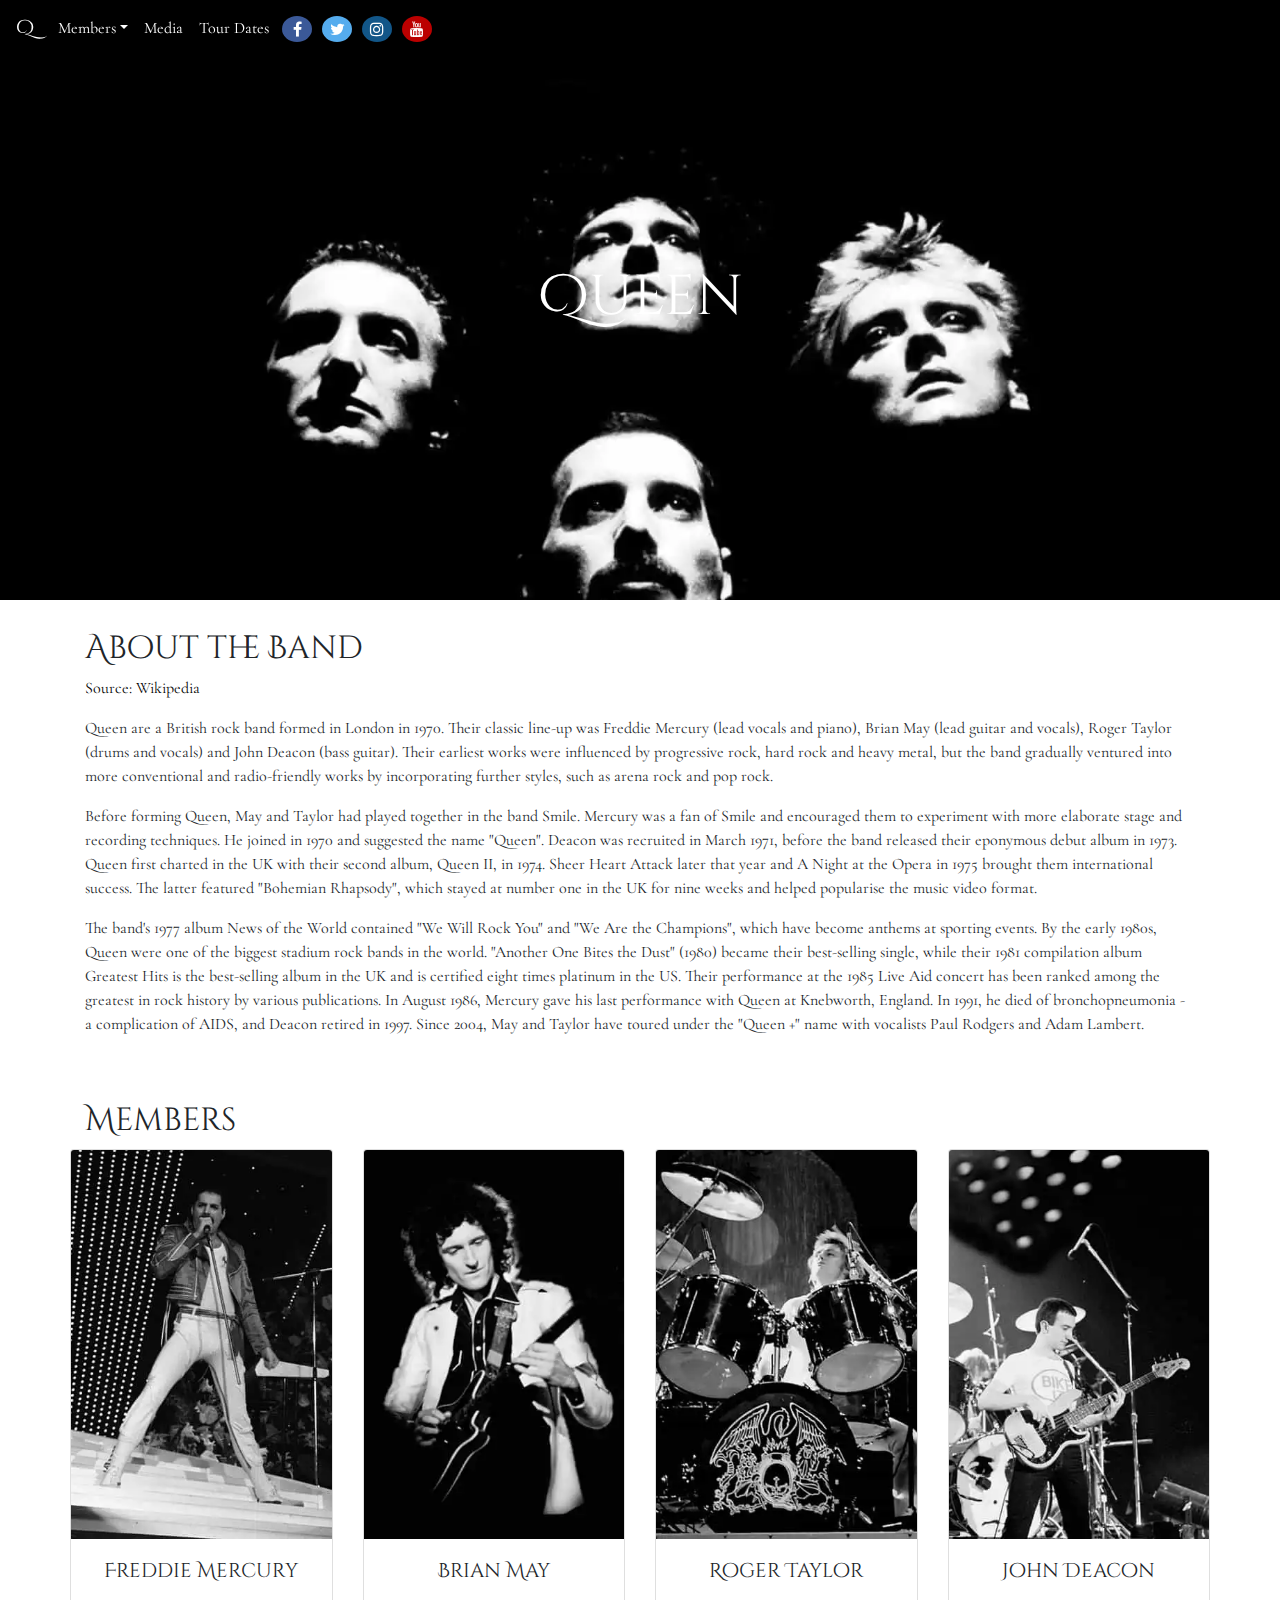
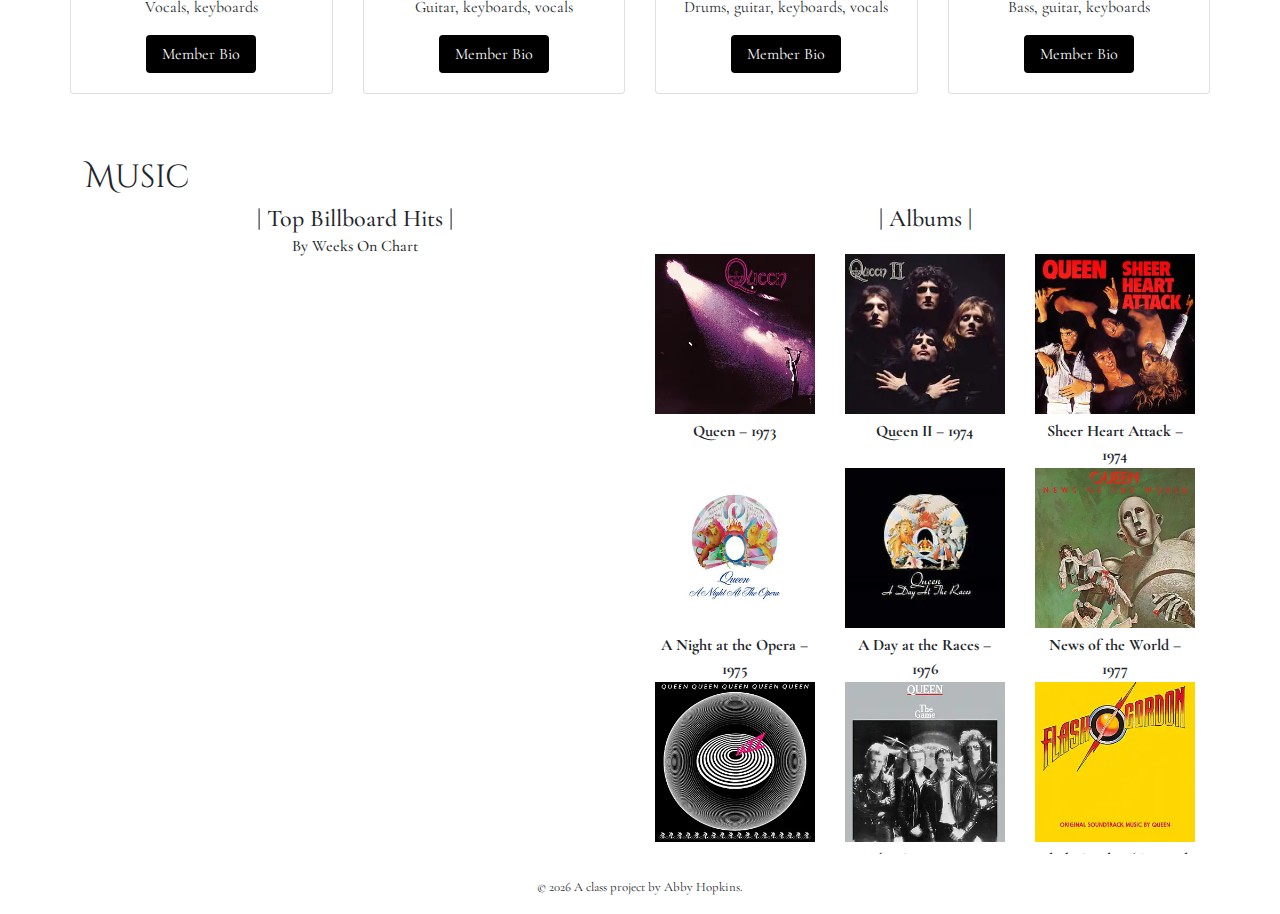
<file: docs/index.html>
<!doctype html>
<html lang="en">
<!-- A Intro to Coding for Journalists class project -->
<head>
  <title>Queen</title>
  <meta name="description" content="Default description">
  <meta charset="utf-8">
  <meta http-equiv="X-UA-Compatible" content="IE=edge" />
  <meta name="viewport" content="width=device-width, initial-scale=1, maximum-scale=1">
  <link rel="stylesheet" href="css/main.css">
  <link href="https://fonts.googleapis.com/css?family=Cinzel+Decorative|Cormorant+Garamond|Marcellus&display=swap" rel="stylesheet">
  <link rel="stylesheet" href="https://cdnjs.cloudflare.com/ajax/libs/font-awesome/4.7.0/css/font-awesome.min.css">
</head>
<body>
  <nav class="navbar navbar-dark navbar-expand-lg fixed-top">
  <a class="navbar-brand" href="index.html">Q</a>
  <button class="navbar-toggler custom-toggler" type="button" data-toggle="collapse" data-target="#navbarNavDropdown" aria-controls="navbarNavDropdown" aria-expanded="false" aria-label="Toggle navigation">
    <span class="navbar-toggler-icon"></span>
  </button>
  <div class="collapse navbar-collapse" id="navbarNavDropdown">
    <ul class="navbar-nav">
      <li class="nav-item dropdown">
        <a class="nav-link dropdown-toggle toggle-align" href="#" id="navbarDropdownMenuLink" role="button" data-toggle="dropdown" aria-haspopup="true" aria-expanded="false">Members</a>
        <div class="dropdown-menu item-align" aria-labelledby="navbarDropdownMenuLink">
          <a class="dropdown-item" href="brian-may.html">Brian May</a>
          <a class="dropdown-item" href="freddie-mercury.html">Freddie Mercury</a>
          <a class="dropdown-item" href="john-deacon.html">John Deacon</a>
          <a class="dropdown-item" href="roger-taylor.html">Roger Taylor</a>
        </div>
      </li>
      <li>
        <a class="nav-link toggle-align" href="media.html">Media</a>
      </li>
      <li>
        <a class="nav-link toggle-align" href="tour-dates.html">Tour Dates</a>
      </li>
      <li>
        <a href="https://www.facebook.com/Queen/" class="fa fa-facebook" target="_blank"></a>
      </li>
      <li>
        <a href="https://twitter.com/QueenWillRock?ref_src=twsrc%5Egoogle%7Ctwcamp%5Eserp%7Ctwgr%5Eauthor" class="fa fa-twitter" target="_blank"></a>
      </li>
      <li>
        <a href="https://www.instagram.com/officialqueenmusic/?hl=en" class="fa fa-instagram" target="_blank"></a>
      </li>
      <li>
        <a href="https://www.youtube.com/user/queenofficial/featured" class="fa fa-youtube" target="_blank"></a>
      </li>
    </ul>
  </div>
</nav>


  <div class="jumbotron banner text-center jumbotron-fluid">
  <div class="container">
    <h1 class="display-4">Queen</h1>
  </div>
</div>

  

<div class="container">
  <section class="about">
    <div class="row">
      <div class="col">
        <h2>About the Band</h2>
        <p class="source">Source: <a class="source" href="https://en.wikipedia.org/wiki/Queen_(band)" target="blank">Wikipedia</a></p>
      </div>
    </div>
    <div class="row">
      <div class="col">
        <p>Queen are a British rock band formed in London in 1970. Their classic line-up was Freddie Mercury (lead vocals and piano), Brian May (lead guitar and vocals), Roger Taylor (drums and vocals) and John Deacon (bass guitar). Their earliest works were influenced by progressive rock, hard rock and heavy metal, but the band gradually ventured into more conventional and radio-friendly works by incorporating further styles, such as arena rock and pop rock.</p>
  
        <p>Before forming Queen, May and Taylor had played together in the band Smile. Mercury was a fan of Smile and encouraged them to experiment with more elaborate stage and recording techniques. He joined in 1970 and suggested the name "Queen". Deacon was recruited in March 1971, before the band released their eponymous debut album in 1973. Queen first charted in the UK with their second album, Queen II, in 1974. Sheer Heart Attack later that year and A Night at the Opera in 1975 brought them international success. The latter featured "Bohemian Rhapsody", which stayed at number one in the UK for nine weeks and helped popularise the music video format.</p>
  
        <p>The band's 1977 album News of the World contained "We Will Rock You" and "We Are the Champions", which have become anthems at sporting events. By the early 1980s, Queen were one of the biggest stadium rock bands in the world. "Another One Bites the Dust" (1980) became their best-selling single, while their 1981 compilation album Greatest Hits is the best-selling album in the UK and is certified eight times platinum in the US. Their performance at the 1985 Live Aid concert has been ranked among the greatest in rock history by various publications. In August 1986, Mercury gave his last performance with Queen at Knebworth, England. In 1991, he died of bronchopneumonia - a complication of AIDS, and Deacon retired in 1997. Since 2004, May and Taylor have toured under the "Queen +" name with vocalists Paul Rodgers and Adam Lambert.</p>
      </div>
    </div>
  </section>
  <section class="member-cards">
    <h2>Members</h2>
    <div class="row justify-content-center">
      <div class="card-deck text-center">
        
          <div class="col-sm-6 col-lg-3">
            <div class="card">
              <img class="card-img-top" src="img/members/freddie-mercury-bw.jpg" alt="band member" class="img-fluid">
              <div class="card-body">
                <h5 class="card-title">Freddie Mercury</h5>
                <p class="card-text">Vocals, keyboards</p>
                <a class="card-link btn" href="freddie-mercury.html">Member Bio<a>
              </div>
            </div>
          </div>
        
          <div class="col-sm-6 col-lg-3">
            <div class="card">
              <img class="card-img-top" src="img/members/brian-may-bw.jpg" alt="band member" class="img-fluid">
              <div class="card-body">
                <h5 class="card-title">Brian May</h5>
                <p class="card-text">Guitar, keyboards, vocals</p>
                <a class="card-link btn" href="brian-may.html">Member Bio<a>
              </div>
            </div>
          </div>
        
          <div class="col-sm-6 col-lg-3">
            <div class="card">
              <img class="card-img-top" src="img/members/roger-taylor-bw.jpg" alt="band member" class="img-fluid">
              <div class="card-body">
                <h5 class="card-title">Roger Taylor</h5>
                <p class="card-text">Drums, guitar, keyboards, vocals</p>
                <a class="card-link btn" href="roger-taylor.html">Member Bio<a>
              </div>
            </div>
          </div>
        
          <div class="col-sm-6 col-lg-3">
            <div class="card">
              <img class="card-img-top" src="img/members/john-deacon-bw.jpg" alt="band member" class="img-fluid">
              <div class="card-body">
                <h5 class="card-title">John Deacon</h5>
                <p class="card-text">Bass, guitar, keyboards</p>
                <a class="card-link btn" href="john-deacon.html">Member Bio<a>
              </div>
            </div>
          </div>
        
      </div>
    </div>
  </section>
  <section class="music">
    <div>
      <h2>Music</h2>
      <div class="row">
        <div class="col-sm-12 col-md-6 chart">
          <h4 class="text-center chart-header">| Top Billboard Hits |</h4>
          <h6 class="text-center chart-header"> By Weeks On Chart </h6>
          <iframe title="Queen's Billboard Hits" aria-label="Bar Chart" id="datawrapper-chart-ZZDtP" src="//datawrapper.dwcdn.net/ZZDtP/2/" scrolling="no" frameborder="0" style="width: 0; min-width: 100% !important; border: none;" height="568"></iframe><script type="text/javascript">!function(){"use strict";window.addEventListener("message",function(a){if(void 0!==a.data["datawrapper-height"])for(var e in a.data["datawrapper-height"]){var t=document.getElementById("datawrapper-chart-"+e)||document.querySelector("iframe[src*='"+e+"']");t&&(t.style.height=a.data["datawrapper-height"][e]+"px")}})}();</script>
        </div>
        <div class="col-sm-12 col-md-6 text-center">
          <h4 class="album-heading">| Albums |</h4>
          <div class="row overflow-auto">
              
              <div class="col-sm-6 col-md-4 albums">
                <img class="img-fluid" src="img/discs/Queen_Queen.png" alt="Album cover">
                <div class="media-body text-center">
                  <p class="album-title album-year">Queen – 1973</p>
                </div>
              </div>
              
              <div class="col-sm-6 col-md-4 albums">
                <img class="img-fluid" src="img/discs/Queen_Queen_II.jpg" alt="Album cover">
                <div class="media-body text-center">
                  <p class="album-title album-year">Queen II – 1974</p>
                </div>
              </div>
              
              <div class="col-sm-6 col-md-4 albums">
                <img class="img-fluid" src="img/discs/Queen_Sheer_Heart_Attack.png" alt="Album cover">
                <div class="media-body text-center">
                  <p class="album-title album-year">Sheer Heart Attack – 1974</p>
                </div>
              </div>
              
              <div class="col-sm-6 col-md-4 albums">
                <img class="img-fluid" src="img/discs/Queen_A_Night_At_The_Opera.png" alt="Album cover">
                <div class="media-body text-center">
                  <p class="album-title album-year">A Night at the Opera – 1975</p>
                </div>
              </div>
              
              <div class="col-sm-6 col-md-4 albums">
                <img class="img-fluid" src="img/discs/Queen_A_Day_at_the_Races.jpg" alt="Album cover">
                <div class="media-body text-center">
                  <p class="album-title album-year">A Day at the Races – 1976</p>
                </div>
              </div>
              
              <div class="col-sm-6 col-md-4 albums">
                <img class="img-fluid" src="img/discs/Queen_News_Of_The_World.png" alt="Album cover">
                <div class="media-body text-center">
                  <p class="album-title album-year">News of the World – 1977</p>
                </div>
              </div>
              
              <div class="col-sm-6 col-md-4 albums">
                <img class="img-fluid" src="img/discs/Queen_Jazz.png" alt="Album cover">
                <div class="media-body text-center">
                  <p class="album-title album-year">Jazz – 1978</p>
                </div>
              </div>
              
              <div class="col-sm-6 col-md-4 albums">
                <img class="img-fluid" src="img/discs/Queen_The_Game.png" alt="Album cover">
                <div class="media-body text-center">
                  <p class="album-title album-year">The Game – 1980</p>
                </div>
              </div>
              
              <div class="col-sm-6 col-md-4 albums">
                <img class="img-fluid" src="img/discs/Queen_Flash_Gordon.png" alt="Album cover">
                <div class="media-body text-center">
                  <p class="album-title album-year">Flash Gordon (Original Soundtrack) – 1980</p>
                </div>
              </div>
              
              <div class="col-sm-6 col-md-4 albums">
                <img class="img-fluid" src="img/discs/Queen_Hot_Space.png" alt="Album cover">
                <div class="media-body text-center">
                  <p class="album-title album-year">Hot Space – 1982</p>
                </div>
              </div>
              
              <div class="col-sm-6 col-md-4 albums">
                <img class="img-fluid" src="img/discs/Queen_The_Works.png" alt="Album cover">
                <div class="media-body text-center">
                  <p class="album-title album-year">The Works – 1984</p>
                </div>
              </div>
              
              <div class="col-sm-6 col-md-4 albums">
                <img class="img-fluid" src="img/discs/Queen_A_Kind_Of_Magic.png" alt="Album cover">
                <div class="media-body text-center">
                  <p class="album-title album-year">A Kind of Magic – 1986</p>
                </div>
              </div>
              
              <div class="col-sm-6 col-md-4 albums">
                <img class="img-fluid" src="img/discs/Queen_The_Miracle.png" alt="Album cover">
                <div class="media-body text-center">
                  <p class="album-title album-year">The Miracle – 1989</p>
                </div>
              </div>
              
              <div class="col-sm-6 col-md-4 albums">
                <img class="img-fluid" src="img/discs/Queen_Innuendo.png" alt="Album cover">
                <div class="media-body text-center">
                  <p class="album-title album-year">Innuendo – 1991</p>
                </div>
              </div>
              
              <div class="col-sm-6 col-md-4 albums">
                <img class="img-fluid" src="img/discs/Queen_Made_in_Heaven.jpg" alt="Album cover">
                <div class="media-body text-center">
                  <p class="album-title album-year">Made in Heaven – 1995</p>
                </div>
              </div>
              
          </div>
        </div>
      </div>
    </div>
  </section>
</div>



  <p id="legal" class="center-block text-center">
  <small>&copy; <span class="copyright-year"></span>
  A class project by Abby Hopkins.
</p>


  <script src="js/jquery.js"></script>
  <script src="js/popper.js"></script>
  <script src="js/bootstrap.js"></script>
  <script src="js/scripts.js"></script>
    <script> 
    $(document).ready(function(){       
            var scroll_pos = 0;
            $(document).scroll(function() { 
                scroll_pos = $(this).scrollTop();
                if(scroll_pos > 550) {
                    $("nav").css('background-color', 'white');
                    $("nav a").css('color', 'black');
                    $("nav .dropdown-menu").css('background-color', 'white');
                    $("nav .dropdown-menu").css('color', 'black');
                } else {
                    $("nav").css('background-color', 'black');
                    $("nav a").css('color', 'white');
                    $("nav .dropdown-menu").css('background-color', 'black');
                    $("nav .dropdown-menu").css('color', 'white');
                }
            });
        });
    function openInfo(evt, infoName) {
      // Declare all variables
      var i, tabcontent, tablinks;

      // Get all elements with class="tabcontent" and hide them
      tabcontent = document.getElementsByClassName("tabcontent");
      for (i = 0; i < tabcontent.length; i++) {
        tabcontent[i].style.display = "none";
      }

      // Get all elements with class="tablinks" and remove the class "active"
      tablinks = document.getElementsByClassName("tablinks");
      for (i = 0; i < tablinks.length; i++) {
        tablinks[i].className = tablinks[i].className.replace(" active", "");
      }

      // Show the current tab, and add an "active" class to the link that opened the tab
      document.getElementById(infoName).style.display = "block";
      evt.currentTarget.className += " active";
    }
  </script>
</body>
</html>
</file>
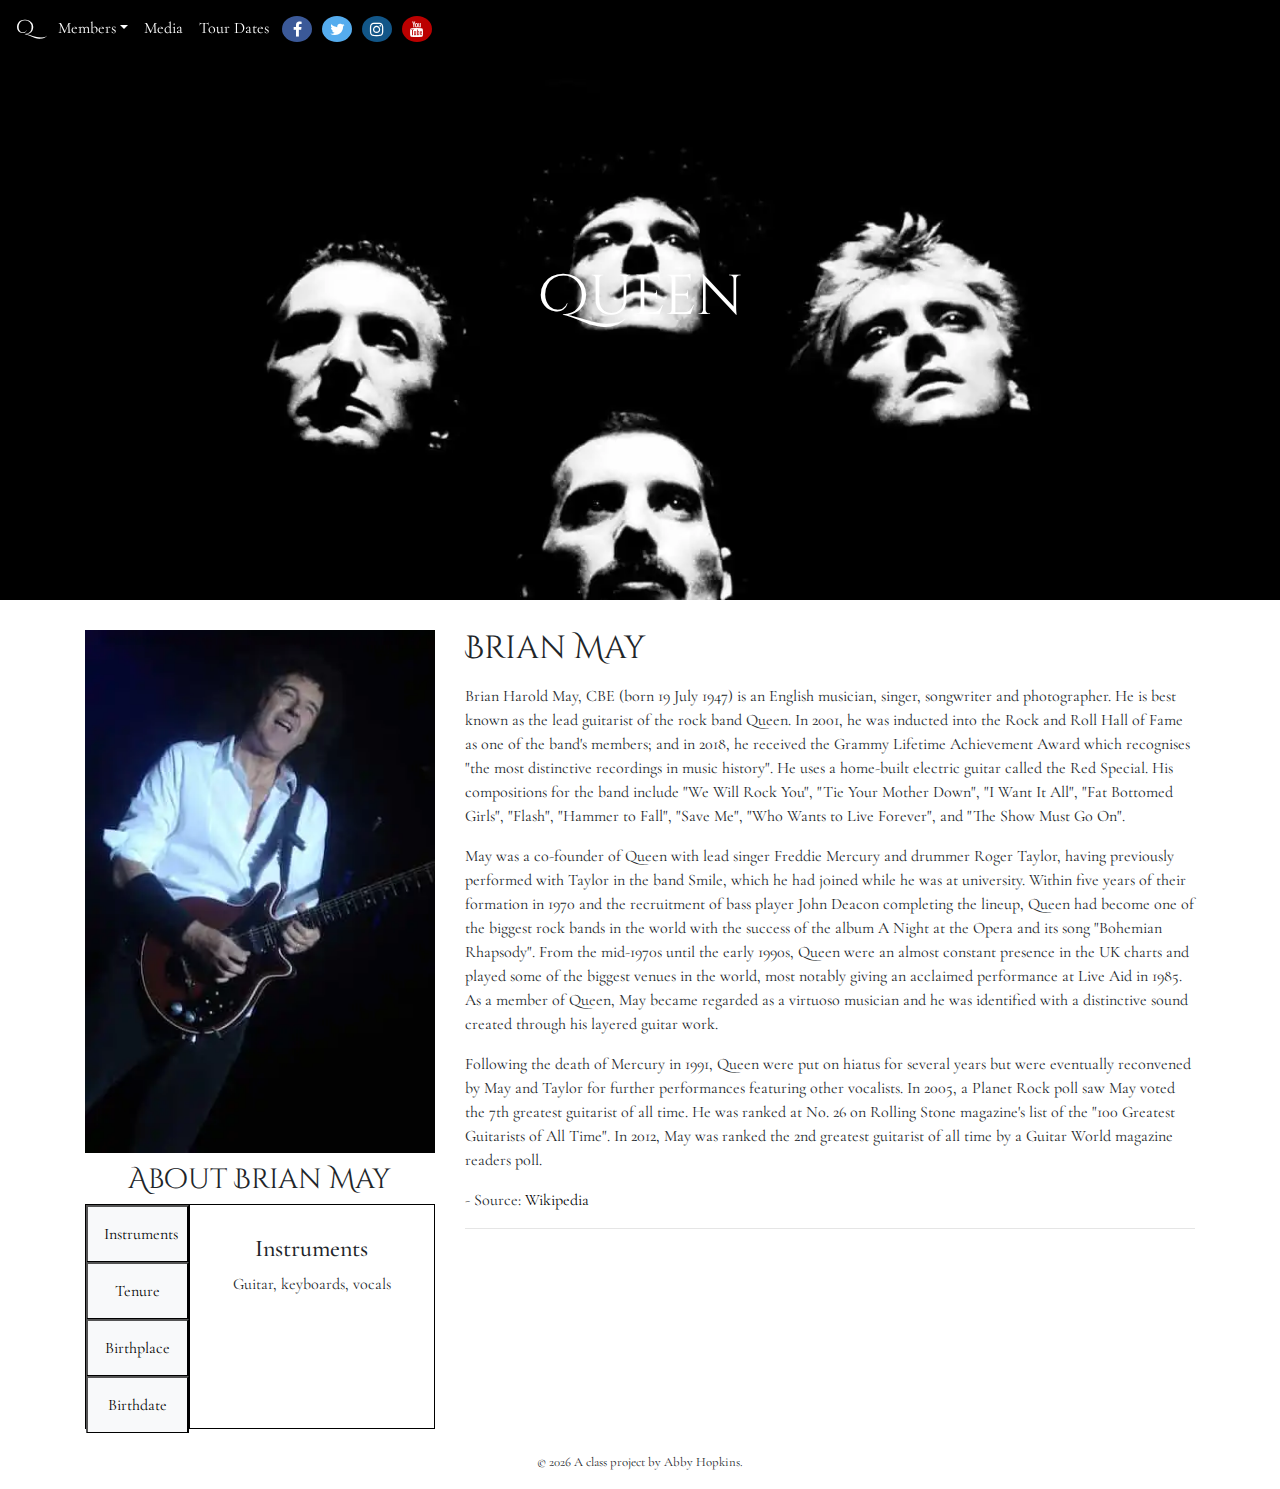
<file: docs/brian-may.html>
<!doctype html>
<html lang="en">
<!-- A Intro to Coding for Journalists class project -->
<head>
  <title>Brian May</title>
  <meta name="description" content="Default description">
  <meta charset="utf-8">
  <meta http-equiv="X-UA-Compatible" content="IE=edge" />
  <meta name="viewport" content="width=device-width, initial-scale=1, maximum-scale=1">
  <link rel="stylesheet" href="css/main.css">
  <link href="https://fonts.googleapis.com/css?family=Cinzel+Decorative|Cormorant+Garamond|Marcellus&display=swap" rel="stylesheet">
  <link rel="stylesheet" href="https://cdnjs.cloudflare.com/ajax/libs/font-awesome/4.7.0/css/font-awesome.min.css">
</head>
<body>
  <nav class="navbar navbar-dark navbar-expand-lg fixed-top">
  <a class="navbar-brand" href="index.html">Q</a>
  <button class="navbar-toggler custom-toggler" type="button" data-toggle="collapse" data-target="#navbarNavDropdown" aria-controls="navbarNavDropdown" aria-expanded="false" aria-label="Toggle navigation">
    <span class="navbar-toggler-icon"></span>
  </button>
  <div class="collapse navbar-collapse" id="navbarNavDropdown">
    <ul class="navbar-nav">
      <li class="nav-item dropdown">
        <a class="nav-link dropdown-toggle toggle-align" href="#" id="navbarDropdownMenuLink" role="button" data-toggle="dropdown" aria-haspopup="true" aria-expanded="false">Members</a>
        <div class="dropdown-menu item-align" aria-labelledby="navbarDropdownMenuLink">
          <a class="dropdown-item" href="brian-may.html">Brian May</a>
          <a class="dropdown-item" href="freddie-mercury.html">Freddie Mercury</a>
          <a class="dropdown-item" href="john-deacon.html">John Deacon</a>
          <a class="dropdown-item" href="roger-taylor.html">Roger Taylor</a>
        </div>
      </li>
      <li>
        <a class="nav-link toggle-align" href="media.html">Media</a>
      </li>
      <li>
        <a class="nav-link toggle-align" href="tour-dates.html">Tour Dates</a>
      </li>
      <li>
        <a href="https://www.facebook.com/Queen/" class="fa fa-facebook" target="_blank"></a>
      </li>
      <li>
        <a href="https://twitter.com/QueenWillRock?ref_src=twsrc%5Egoogle%7Ctwcamp%5Eserp%7Ctwgr%5Eauthor" class="fa fa-twitter" target="_blank"></a>
      </li>
      <li>
        <a href="https://www.instagram.com/officialqueenmusic/?hl=en" class="fa fa-instagram" target="_blank"></a>
      </li>
      <li>
        <a href="https://www.youtube.com/user/queenofficial/featured" class="fa fa-youtube" target="_blank"></a>
      </li>
    </ul>
  </div>
</nav>


  <div class="jumbotron banner text-center jumbotron-fluid">
  <div class="container">
    <h1 class="display-4">Queen</h1>
  </div>
</div>

  
<article class="container">
  <div class="row">
    <div class="col-sm-6 col-md-4 left-content">
      <img src="img/members/brian-may-color.jpg" alt="band member" class="img-fluid band-member">
      
      <div class="members-info text-center">
        <h3 class="members-name">About Brian May</h3>
        <div class="tab">
          <button class="tablinks" onclick="openInfo(event, 'Instruments')">Instruments</button>
          <button class="tablinks" onclick="openInfo(event, 'Tenure')">Tenure</button>
          <button class="tablinks" onclick="openInfo(event, 'Birthplace')">Birthplace</button>
          <button class="tablinks" onclick="openInfo(event, 'Birthdate')">Birthdate</button>
        </div>
  
        <div id="Instruments" class="tabcontent">
          <h4>Instruments</h4>
          <p>Guitar, keyboards, vocals</p>
        </div>
  
         <div id="Tenure" class="tabcontent" style="display:none">
          <h4>Tenure</h4>
          <p>(1970–present)</p>
        </div>
  
        <div id="Birthplace" class="tabcontent" style="display:none">
          <h4>Birthplace</h4>
          <p>Hampton, England</p>
        </div>
  
         <div id="Birthdate" class="tabcontent" style="display:none">
          <h4>Birthdate</h4>
          <p>7/19/1947</p>
        </div>
      </div>
    </div>
    <div class="col-sm-6 col-md-8">
      <h2>Brian May</h2>
      <p class="members-text"><p>Brian Harold May, CBE (born 19 July 1947) is an English musician, singer, songwriter and photographer. He is best known as the lead guitarist of the rock band Queen. In 2001, he was inducted into the Rock and Roll Hall of Fame as one of the band's members; and in 2018, he received the Grammy Lifetime Achievement Award which recognises "the most distinctive recordings in music history". He uses a home-built electric guitar called the Red Special. His compositions for the band include "We Will Rock You", "Tie Your Mother Down", "I Want It All", "Fat Bottomed Girls", "Flash", "Hammer to Fall", "Save Me", "Who Wants to Live Forever", and "The Show Must Go On".</p>
<p>May was a co-founder of Queen with lead singer Freddie Mercury and drummer Roger Taylor, having previously performed with Taylor in the band Smile, which he had joined while he was at university. Within five years of their formation in 1970 and the recruitment of bass player John Deacon completing the lineup, Queen had become one of the biggest rock bands in the world with the success of the album A Night at the Opera and its song "Bohemian Rhapsody". From the mid-1970s until the early 1990s, Queen were an almost constant presence in the UK charts and played some of the biggest venues in the world, most notably giving an acclaimed performance at Live Aid in 1985. As a member of Queen, May became regarded as a virtuoso musician and he was identified with a distinctive sound created through his layered guitar work.</p>
<p>Following the death of Mercury in 1991, Queen were put on hiatus for several years but were eventually reconvened by May and Taylor for further performances featuring other vocalists. In 2005, a Planet Rock poll saw May voted the 7th greatest guitarist of all time. He was ranked at No. 26 on Rolling Stone magazine's list of the "100 Greatest Guitarists of All Time". In 2012, May was ranked the 2nd greatest guitarist of all time by a Guitar World magazine readers poll.</p>
<p>- Source: <a href="https://en.wikipedia.org/wiki/Brian_May">Wikipedia</a></p></p>
      <hr>
    </div>
  </div>
</article>


  <p id="legal" class="center-block text-center">
  <small>&copy; <span class="copyright-year"></span>
  A class project by Abby Hopkins.
</p>


  <script src="js/jquery.js"></script>
  <script src="js/popper.js"></script>
  <script src="js/bootstrap.js"></script>
  <script src="js/scripts.js"></script>
    <script> 
    $(document).ready(function(){       
            var scroll_pos = 0;
            $(document).scroll(function() { 
                scroll_pos = $(this).scrollTop();
                if(scroll_pos > 550) {
                    $("nav").css('background-color', 'white');
                    $("nav a").css('color', 'black');
                    $("nav .dropdown-menu").css('background-color', 'white');
                    $("nav .dropdown-menu").css('color', 'black');
                } else {
                    $("nav").css('background-color', 'black');
                    $("nav a").css('color', 'white');
                    $("nav .dropdown-menu").css('background-color', 'black');
                    $("nav .dropdown-menu").css('color', 'white');
                }
            });
        });
    function openInfo(evt, infoName) {
      // Declare all variables
      var i, tabcontent, tablinks;

      // Get all elements with class="tabcontent" and hide them
      tabcontent = document.getElementsByClassName("tabcontent");
      for (i = 0; i < tabcontent.length; i++) {
        tabcontent[i].style.display = "none";
      }

      // Get all elements with class="tablinks" and remove the class "active"
      tablinks = document.getElementsByClassName("tablinks");
      for (i = 0; i < tablinks.length; i++) {
        tablinks[i].className = tablinks[i].className.replace(" active", "");
      }

      // Show the current tab, and add an "active" class to the link that opened the tab
      document.getElementById(infoName).style.display = "block";
      evt.currentTarget.className += " active";
    }
  </script>
</body>
</html>
</file>
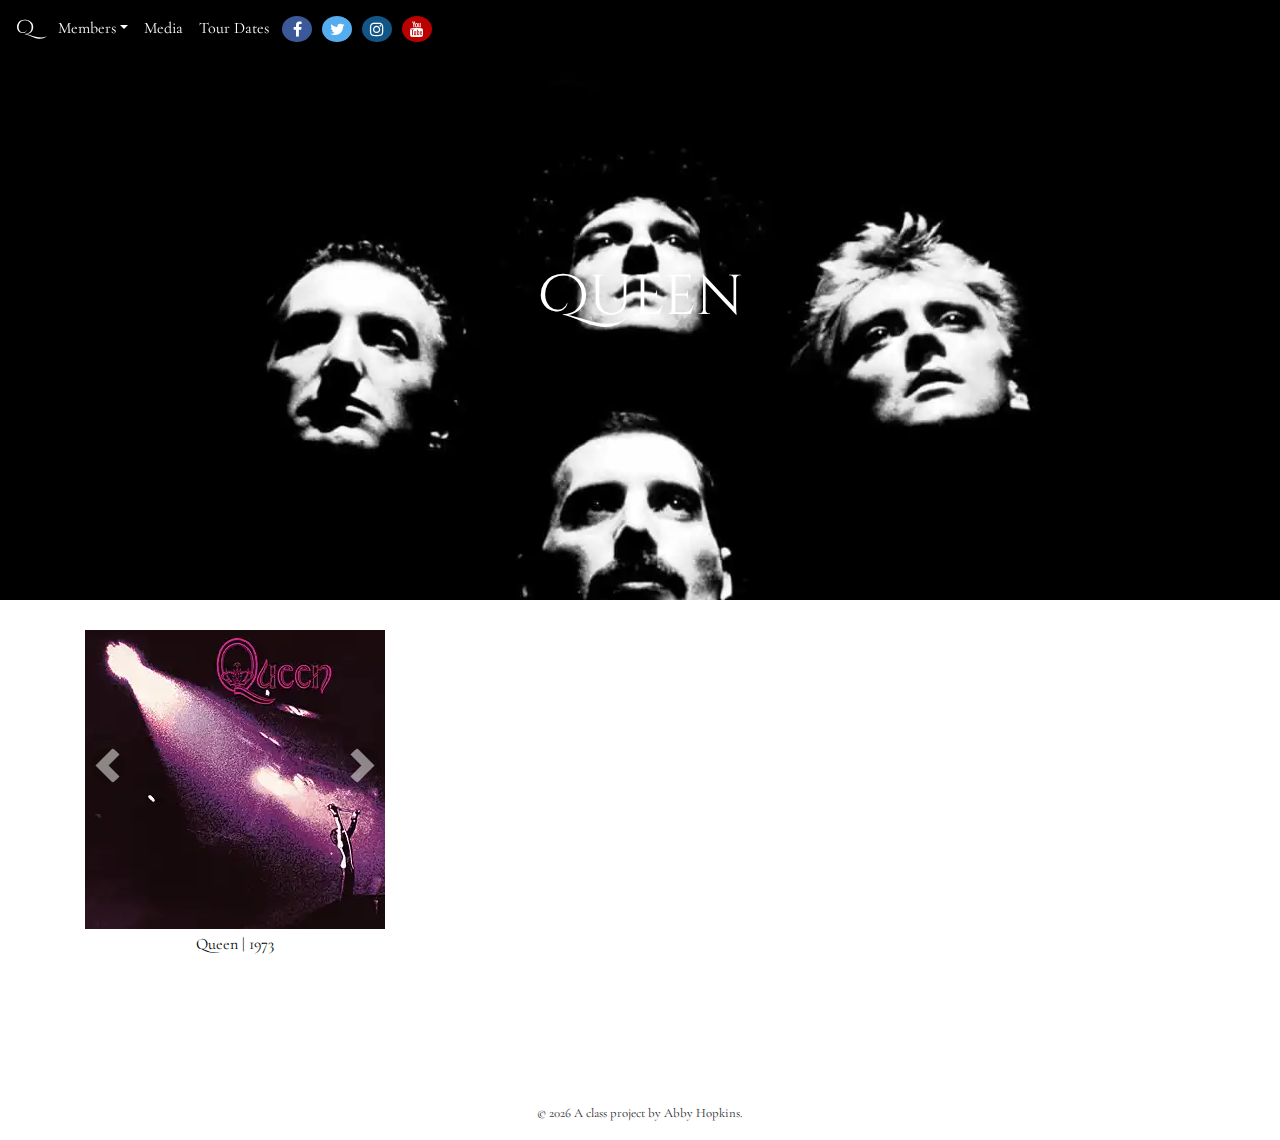
<file: docs/carousel-testing.html>
<!doctype html>
<html lang="en">
<!-- A Intro to Coding for Journalists class project -->
<head>
  <title>Queen</title>
  <meta name="description" content="Default description">
  <meta charset="utf-8">
  <meta http-equiv="X-UA-Compatible" content="IE=edge" />
  <meta name="viewport" content="width=device-width, initial-scale=1, maximum-scale=1">
  <link rel="stylesheet" href="css/main.css">
  <link href="https://fonts.googleapis.com/css?family=Cinzel+Decorative|Cormorant+Garamond|Marcellus&display=swap" rel="stylesheet">
  <link rel="stylesheet" href="https://cdnjs.cloudflare.com/ajax/libs/font-awesome/4.7.0/css/font-awesome.min.css">
</head>
<body>
  <nav class="navbar navbar-dark navbar-expand-lg fixed-top">
  <a class="navbar-brand" href="index.html">Q</a>
  <button class="navbar-toggler custom-toggler" type="button" data-toggle="collapse" data-target="#navbarNavDropdown" aria-controls="navbarNavDropdown" aria-expanded="false" aria-label="Toggle navigation">
    <span class="navbar-toggler-icon"></span>
  </button>
  <div class="collapse navbar-collapse" id="navbarNavDropdown">
    <ul class="navbar-nav">
      <li class="nav-item dropdown">
        <a class="nav-link dropdown-toggle toggle-align" href="#" id="navbarDropdownMenuLink" role="button" data-toggle="dropdown" aria-haspopup="true" aria-expanded="false">Members</a>
        <div class="dropdown-menu item-align" aria-labelledby="navbarDropdownMenuLink">
          <a class="dropdown-item" href="brian-may.html">Brian May</a>
          <a class="dropdown-item" href="freddie-mercury.html">Freddie Mercury</a>
          <a class="dropdown-item" href="john-deacon.html">John Deacon</a>
          <a class="dropdown-item" href="roger-taylor.html">Roger Taylor</a>
        </div>
      </li>
      <li>
        <a class="nav-link toggle-align" href="media.html">Media</a>
      </li>
      <li>
        <a class="nav-link toggle-align" href="tour-dates.html">Tour Dates</a>
      </li>
      <li>
        <a href="https://www.facebook.com/Queen/" class="fa fa-facebook" target="_blank"></a>
      </li>
      <li>
        <a href="https://twitter.com/QueenWillRock?ref_src=twsrc%5Egoogle%7Ctwcamp%5Eserp%7Ctwgr%5Eauthor" class="fa fa-twitter" target="_blank"></a>
      </li>
      <li>
        <a href="https://www.instagram.com/officialqueenmusic/?hl=en" class="fa fa-instagram" target="_blank"></a>
      </li>
      <li>
        <a href="https://www.youtube.com/user/queenofficial/featured" class="fa fa-youtube" target="_blank"></a>
      </li>
    </ul>
  </div>
</nav>


  <div class="jumbotron banner text-center jumbotron-fluid">
  <div class="container">
    <h1 class="display-4">Queen</h1>
  </div>
</div>

  


<div class="container">
  <div id="carouselExampleControls" class="carousel slide carousel-testing" data-ride="carousel">
    <div class="carousel-inner">
      
      
      <div class="carousel-item active">
        <img class="d-block img-fluid carousel-picture" src="img/discs/Queen_Queen.png" alt="First slide">
        <div class="carousel-caption d-none d-md-block">
          <p>Queen | 1973</p>
        </div>
      </div>
      
      
      
      <div class="carousel-item">
        <img class="d-block img-fluid carousel-picture" src="img/discs/Queen_Queen_II.jpg" alt="First slide">
        <div class="carousel-caption d-none d-md-block">
          <p>Queen II | 1974</p>
        </div>
      </div>
      
      
      
      <div class="carousel-item">
        <img class="d-block img-fluid carousel-picture" src="img/discs/Queen_Sheer_Heart_Attack.png" alt="First slide">
        <div class="carousel-caption d-none d-md-block">
          <p>Sheer Heart Attack | 1974</p>
        </div>
      </div>
      
      
      
      <div class="carousel-item">
        <img class="d-block img-fluid carousel-picture" src="img/discs/Queen_A_Night_At_The_Opera.png" alt="First slide">
        <div class="carousel-caption d-none d-md-block">
          <p>A Night at the Opera | 1975</p>
        </div>
      </div>
      
      
      
      <div class="carousel-item">
        <img class="d-block img-fluid carousel-picture" src="img/discs/Queen_A_Day_at_the_Races.jpg" alt="First slide">
        <div class="carousel-caption d-none d-md-block">
          <p>A Day at the Races | 1976</p>
        </div>
      </div>
      
      
      
      <div class="carousel-item">
        <img class="d-block img-fluid carousel-picture" src="img/discs/Queen_News_Of_The_World.png" alt="First slide">
        <div class="carousel-caption d-none d-md-block">
          <p>News of the World | 1977</p>
        </div>
      </div>
      
      
      
      <div class="carousel-item">
        <img class="d-block img-fluid carousel-picture" src="img/discs/Queen_Jazz.png" alt="First slide">
        <div class="carousel-caption d-none d-md-block">
          <p>Jazz | 1978</p>
        </div>
      </div>
      
      
      
      <div class="carousel-item">
        <img class="d-block img-fluid carousel-picture" src="img/discs/Queen_The_Game.png" alt="First slide">
        <div class="carousel-caption d-none d-md-block">
          <p>The Game | 1980</p>
        </div>
      </div>
      
      
      
      <div class="carousel-item">
        <img class="d-block img-fluid carousel-picture" src="img/discs/Queen_Flash_Gordon.png" alt="First slide">
        <div class="carousel-caption d-none d-md-block">
          <p>Flash Gordon (Original Soundtrack) | 1980</p>
        </div>
      </div>
      
      
      
      <div class="carousel-item">
        <img class="d-block img-fluid carousel-picture" src="img/discs/Queen_Hot_Space.png" alt="First slide">
        <div class="carousel-caption d-none d-md-block">
          <p>Hot Space | 1982</p>
        </div>
      </div>
      
      
      
      <div class="carousel-item">
        <img class="d-block img-fluid carousel-picture" src="img/discs/Queen_The_Works.png" alt="First slide">
        <div class="carousel-caption d-none d-md-block">
          <p>The Works | 1984</p>
        </div>
      </div>
      
      
      
      <div class="carousel-item">
        <img class="d-block img-fluid carousel-picture" src="img/discs/Queen_A_Kind_Of_Magic.png" alt="First slide">
        <div class="carousel-caption d-none d-md-block">
          <p>A Kind of Magic | 1986</p>
        </div>
      </div>
      
      
      
      <div class="carousel-item">
        <img class="d-block img-fluid carousel-picture" src="img/discs/Queen_The_Miracle.png" alt="First slide">
        <div class="carousel-caption d-none d-md-block">
          <p>The Miracle | 1989</p>
        </div>
      </div>
      
      
      
      <div class="carousel-item">
        <img class="d-block img-fluid carousel-picture" src="img/discs/Queen_Innuendo.png" alt="First slide">
        <div class="carousel-caption d-none d-md-block">
          <p>Innuendo | 1991</p>
        </div>
      </div>
      
      
      
      <div class="carousel-item">
        <img class="d-block img-fluid carousel-picture" src="img/discs/Queen_Made_in_Heaven.jpg" alt="First slide">
        <div class="carousel-caption d-none d-md-block">
          <p>Made in Heaven | 1995</p>
        </div>
      </div>
      
      
    </div>
      <a class="carousel-control-prev" href="#carouselExampleControls" role="button" data-slide="prev">
        <span class="carousel-control-prev-icon" aria-hidden="true"></span>
        <span class="sr-only">Previous</span>
      </a>
      <a class="carousel-control-next" href="#carouselExampleControls" role="button" data-slide="next">
        <span class="carousel-control-next-icon" aria-hidden="true"></span>
        <span class="sr-only">Next</span>
      </a>
  </div>
</div>



  <p id="legal" class="center-block text-center">
  <small>&copy; <span class="copyright-year"></span>
  A class project by Abby Hopkins.
</p>


  <script src="js/jquery.js"></script>
  <script src="js/popper.js"></script>
  <script src="js/bootstrap.js"></script>
  <script src="js/scripts.js"></script>
    <script> 
    $(document).ready(function(){       
            var scroll_pos = 0;
            $(document).scroll(function() { 
                scroll_pos = $(this).scrollTop();
                if(scroll_pos > 550) {
                    $("nav").css('background-color', 'white');
                    $("nav a").css('color', 'black');
                    $("nav .dropdown-menu").css('background-color', 'white');
                    $("nav .dropdown-menu").css('color', 'black');
                } else {
                    $("nav").css('background-color', 'black');
                    $("nav a").css('color', 'white');
                    $("nav .dropdown-menu").css('background-color', 'black');
                    $("nav .dropdown-menu").css('color', 'white');
                }
            });
        });
    function openInfo(evt, infoName) {
      // Declare all variables
      var i, tabcontent, tablinks;

      // Get all elements with class="tabcontent" and hide them
      tabcontent = document.getElementsByClassName("tabcontent");
      for (i = 0; i < tabcontent.length; i++) {
        tabcontent[i].style.display = "none";
      }

      // Get all elements with class="tablinks" and remove the class "active"
      tablinks = document.getElementsByClassName("tablinks");
      for (i = 0; i < tablinks.length; i++) {
        tablinks[i].className = tablinks[i].className.replace(" active", "");
      }

      // Show the current tab, and add an "active" class to the link that opened the tab
      document.getElementById(infoName).style.display = "block";
      evt.currentTarget.className += " active";
    }
  </script>
</body>
</html>
</file>
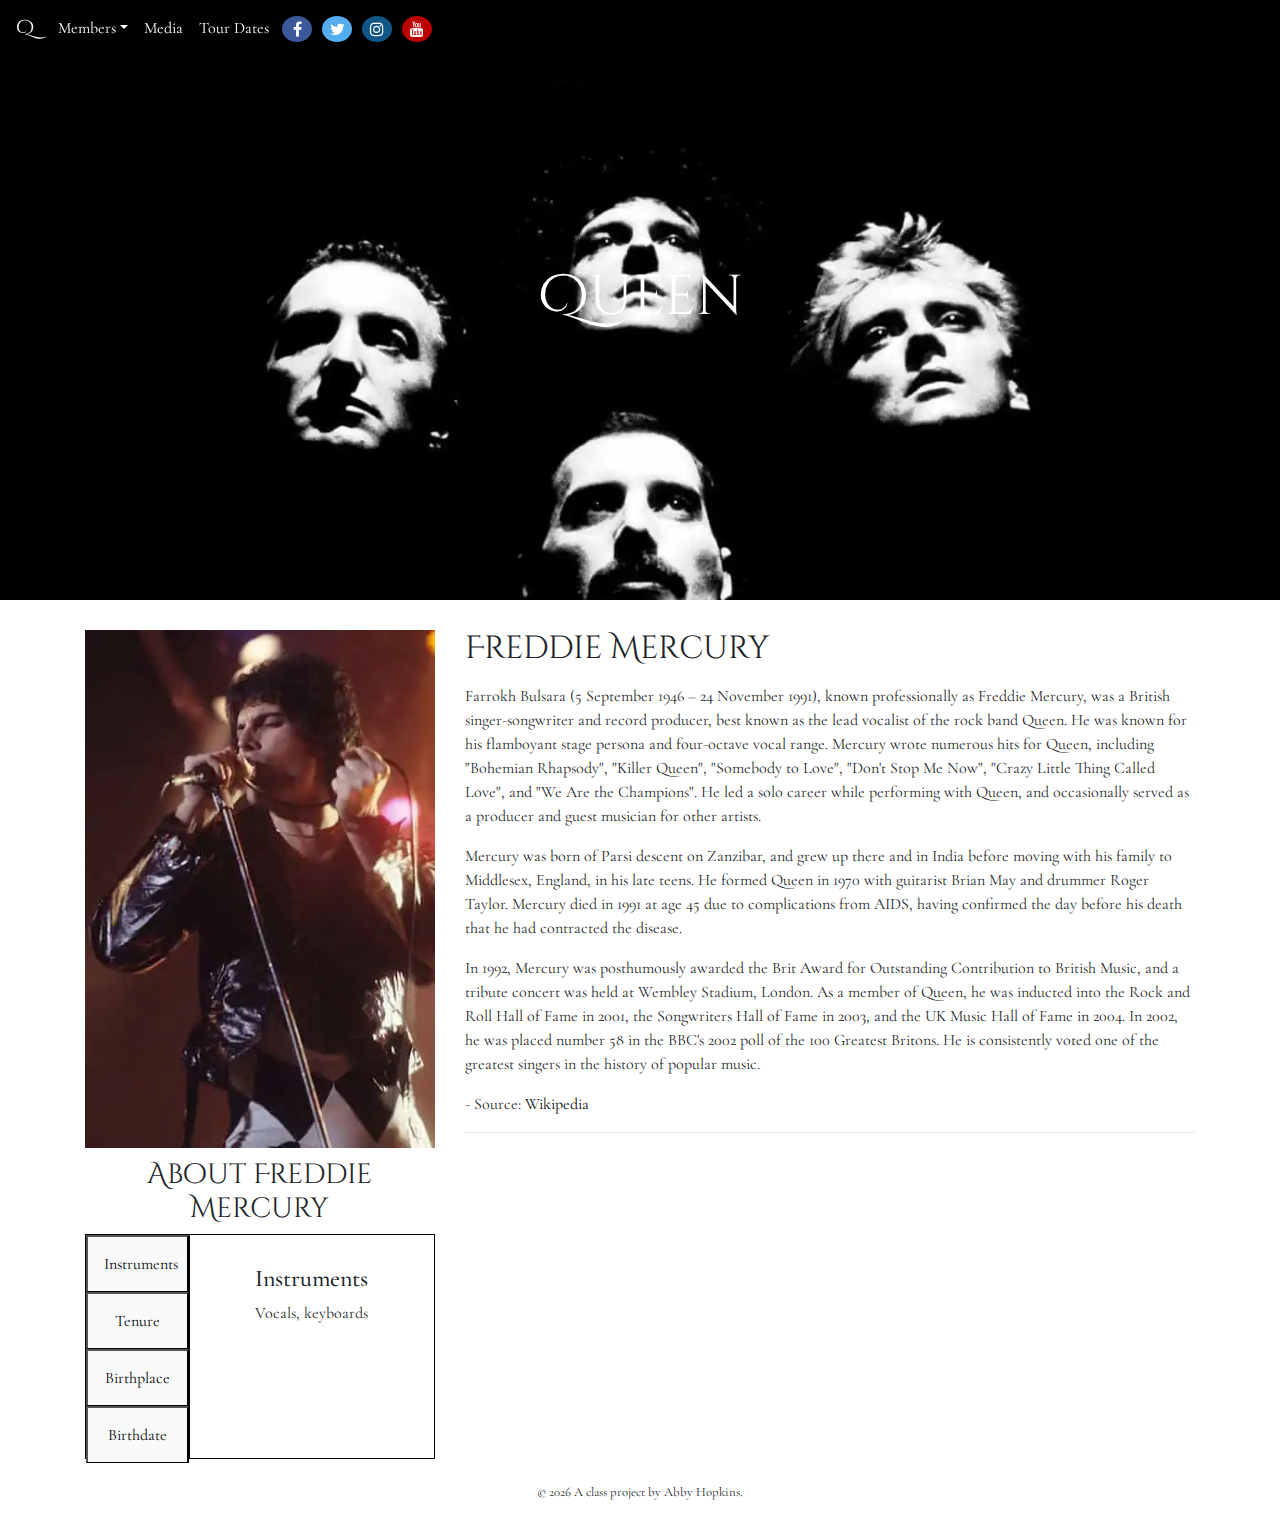
<file: docs/freddie-mercury.html>
<!doctype html>
<html lang="en">
<!-- A Intro to Coding for Journalists class project -->
<head>
  <title>Freddie Mercury</title>
  <meta name="description" content="Default description">
  <meta charset="utf-8">
  <meta http-equiv="X-UA-Compatible" content="IE=edge" />
  <meta name="viewport" content="width=device-width, initial-scale=1, maximum-scale=1">
  <link rel="stylesheet" href="css/main.css">
  <link href="https://fonts.googleapis.com/css?family=Cinzel+Decorative|Cormorant+Garamond|Marcellus&display=swap" rel="stylesheet">
  <link rel="stylesheet" href="https://cdnjs.cloudflare.com/ajax/libs/font-awesome/4.7.0/css/font-awesome.min.css">
</head>
<body>
  <nav class="navbar navbar-dark navbar-expand-lg fixed-top">
  <a class="navbar-brand" href="index.html">Q</a>
  <button class="navbar-toggler custom-toggler" type="button" data-toggle="collapse" data-target="#navbarNavDropdown" aria-controls="navbarNavDropdown" aria-expanded="false" aria-label="Toggle navigation">
    <span class="navbar-toggler-icon"></span>
  </button>
  <div class="collapse navbar-collapse" id="navbarNavDropdown">
    <ul class="navbar-nav">
      <li class="nav-item dropdown">
        <a class="nav-link dropdown-toggle toggle-align" href="#" id="navbarDropdownMenuLink" role="button" data-toggle="dropdown" aria-haspopup="true" aria-expanded="false">Members</a>
        <div class="dropdown-menu item-align" aria-labelledby="navbarDropdownMenuLink">
          <a class="dropdown-item" href="brian-may.html">Brian May</a>
          <a class="dropdown-item" href="freddie-mercury.html">Freddie Mercury</a>
          <a class="dropdown-item" href="john-deacon.html">John Deacon</a>
          <a class="dropdown-item" href="roger-taylor.html">Roger Taylor</a>
        </div>
      </li>
      <li>
        <a class="nav-link toggle-align" href="media.html">Media</a>
      </li>
      <li>
        <a class="nav-link toggle-align" href="tour-dates.html">Tour Dates</a>
      </li>
      <li>
        <a href="https://www.facebook.com/Queen/" class="fa fa-facebook" target="_blank"></a>
      </li>
      <li>
        <a href="https://twitter.com/QueenWillRock?ref_src=twsrc%5Egoogle%7Ctwcamp%5Eserp%7Ctwgr%5Eauthor" class="fa fa-twitter" target="_blank"></a>
      </li>
      <li>
        <a href="https://www.instagram.com/officialqueenmusic/?hl=en" class="fa fa-instagram" target="_blank"></a>
      </li>
      <li>
        <a href="https://www.youtube.com/user/queenofficial/featured" class="fa fa-youtube" target="_blank"></a>
      </li>
    </ul>
  </div>
</nav>


  <div class="jumbotron banner text-center jumbotron-fluid">
  <div class="container">
    <h1 class="display-4">Queen</h1>
  </div>
</div>

  
<article class="container">
  <div class="row">
    <div class="col-sm-6 col-md-4 left-content">
      <img src="img/members/freddie-mercury-color.jpg" alt="band member" class="img-fluid band-member">
      
      <div class="members-info text-center">
        <h3 class="members-name">About Freddie Mercury</h3>
        <div class="tab">
          <button class="tablinks" onclick="openInfo(event, 'Instruments')">Instruments</button>
          <button class="tablinks" onclick="openInfo(event, 'Tenure')">Tenure</button>
          <button class="tablinks" onclick="openInfo(event, 'Birthplace')">Birthplace</button>
          <button class="tablinks" onclick="openInfo(event, 'Birthdate')">Birthdate</button>
        </div>
  
        <div id="Instruments" class="tabcontent">
          <h4>Instruments</h4>
          <p>Vocals, keyboards</p>
        </div>
  
         <div id="Tenure" class="tabcontent" style="display:none">
          <h4>Tenure</h4>
          <p>(1970–1991; his death)</p>
        </div>
  
        <div id="Birthplace" class="tabcontent" style="display:none">
          <h4>Birthplace</h4>
          <p>Stone Town, Zanzibar</p>
        </div>
  
         <div id="Birthdate" class="tabcontent" style="display:none">
          <h4>Birthdate</h4>
          <p>9/5/1946</p>
        </div>
      </div>
    </div>
    <div class="col-sm-6 col-md-8">
      <h2>Freddie Mercury</h2>
      <p class="members-text"><p>Farrokh Bulsara (5 September 1946 – 24 November 1991), known professionally as Freddie Mercury, was a British singer-songwriter and record producer, best known as the lead vocalist of the rock band Queen. He was known for his flamboyant stage persona and four-octave vocal range. Mercury wrote numerous hits for Queen, including "Bohemian Rhapsody", "Killer Queen", "Somebody to Love", "Don't Stop Me Now", "Crazy Little Thing Called Love", and "We Are the Champions". He led a solo career while performing with Queen, and occasionally served as a producer and guest musician for other artists.</p>
<p>Mercury was born of Parsi descent on Zanzibar, and grew up there and in India before moving with his family to Middlesex, England, in his late teens. He formed Queen in 1970 with guitarist Brian May and drummer Roger Taylor. Mercury died in 1991 at age 45 due to complications from AIDS, having confirmed the day before his death that he had contracted the disease.</p>
<p>In 1992, Mercury was posthumously awarded the Brit Award for Outstanding Contribution to British Music, and a tribute concert was held at Wembley Stadium, London. As a member of Queen, he was inducted into the Rock and Roll Hall of Fame in 2001, the Songwriters Hall of Fame in 2003, and the UK Music Hall of Fame in 2004. In 2002, he was placed number 58 in the BBC's 2002 poll of the 100 Greatest Britons. He is consistently voted one of the greatest singers in the history of popular music.</p>
<p>- Source: <a href="https://en.wikipedia.org/wiki/Freddie_Mercury">Wikipedia</a></p></p>
      <hr>
    </div>
  </div>
</article>


  <p id="legal" class="center-block text-center">
  <small>&copy; <span class="copyright-year"></span>
  A class project by Abby Hopkins.
</p>


  <script src="js/jquery.js"></script>
  <script src="js/popper.js"></script>
  <script src="js/bootstrap.js"></script>
  <script src="js/scripts.js"></script>
    <script> 
    $(document).ready(function(){       
            var scroll_pos = 0;
            $(document).scroll(function() { 
                scroll_pos = $(this).scrollTop();
                if(scroll_pos > 550) {
                    $("nav").css('background-color', 'white');
                    $("nav a").css('color', 'black');
                    $("nav .dropdown-menu").css('background-color', 'white');
                    $("nav .dropdown-menu").css('color', 'black');
                } else {
                    $("nav").css('background-color', 'black');
                    $("nav a").css('color', 'white');
                    $("nav .dropdown-menu").css('background-color', 'black');
                    $("nav .dropdown-menu").css('color', 'white');
                }
            });
        });
    function openInfo(evt, infoName) {
      // Declare all variables
      var i, tabcontent, tablinks;

      // Get all elements with class="tabcontent" and hide them
      tabcontent = document.getElementsByClassName("tabcontent");
      for (i = 0; i < tabcontent.length; i++) {
        tabcontent[i].style.display = "none";
      }

      // Get all elements with class="tablinks" and remove the class "active"
      tablinks = document.getElementsByClassName("tablinks");
      for (i = 0; i < tablinks.length; i++) {
        tablinks[i].className = tablinks[i].className.replace(" active", "");
      }

      // Show the current tab, and add an "active" class to the link that opened the tab
      document.getElementById(infoName).style.display = "block";
      evt.currentTarget.className += " active";
    }
  </script>
</body>
</html>
</file>
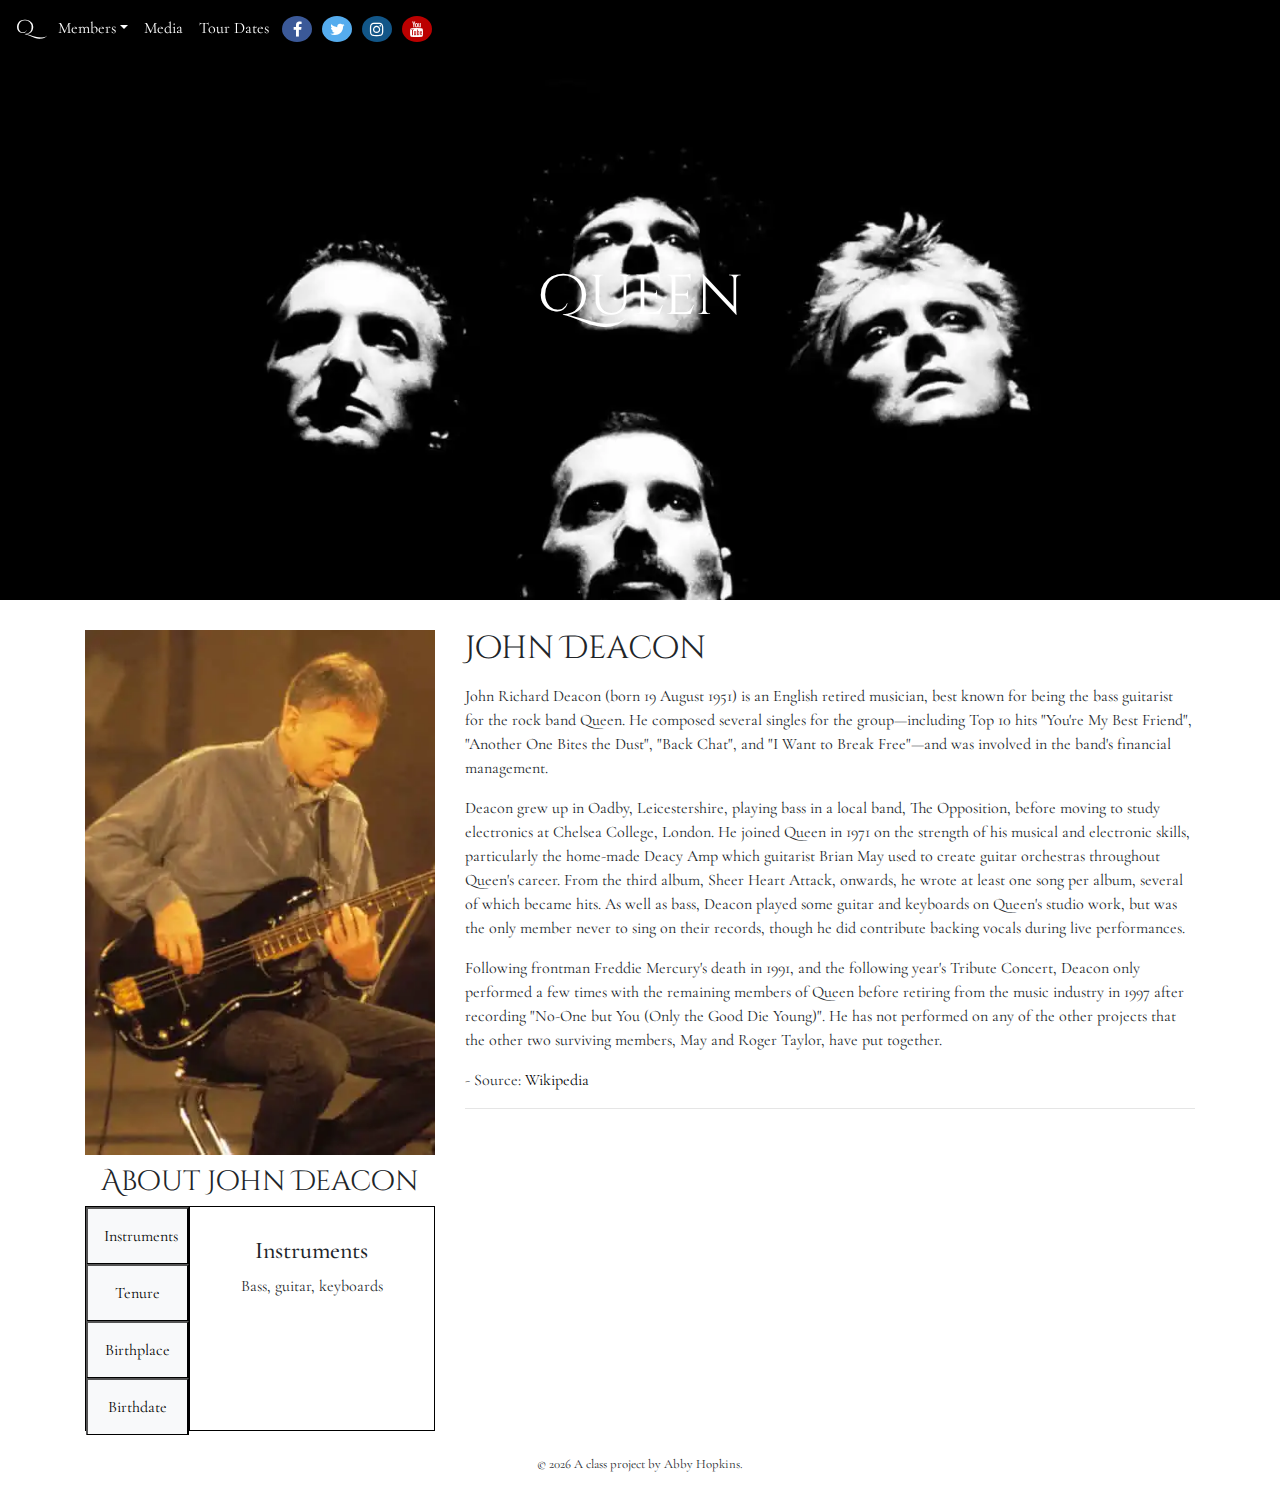
<file: docs/john-deacon.html>
<!doctype html>
<html lang="en">
<!-- A Intro to Coding for Journalists class project -->
<head>
  <title>John Deacon</title>
  <meta name="description" content="Default description">
  <meta charset="utf-8">
  <meta http-equiv="X-UA-Compatible" content="IE=edge" />
  <meta name="viewport" content="width=device-width, initial-scale=1, maximum-scale=1">
  <link rel="stylesheet" href="css/main.css">
  <link href="https://fonts.googleapis.com/css?family=Cinzel+Decorative|Cormorant+Garamond|Marcellus&display=swap" rel="stylesheet">
  <link rel="stylesheet" href="https://cdnjs.cloudflare.com/ajax/libs/font-awesome/4.7.0/css/font-awesome.min.css">
</head>
<body>
  <nav class="navbar navbar-dark navbar-expand-lg fixed-top">
  <a class="navbar-brand" href="index.html">Q</a>
  <button class="navbar-toggler custom-toggler" type="button" data-toggle="collapse" data-target="#navbarNavDropdown" aria-controls="navbarNavDropdown" aria-expanded="false" aria-label="Toggle navigation">
    <span class="navbar-toggler-icon"></span>
  </button>
  <div class="collapse navbar-collapse" id="navbarNavDropdown">
    <ul class="navbar-nav">
      <li class="nav-item dropdown">
        <a class="nav-link dropdown-toggle toggle-align" href="#" id="navbarDropdownMenuLink" role="button" data-toggle="dropdown" aria-haspopup="true" aria-expanded="false">Members</a>
        <div class="dropdown-menu item-align" aria-labelledby="navbarDropdownMenuLink">
          <a class="dropdown-item" href="brian-may.html">Brian May</a>
          <a class="dropdown-item" href="freddie-mercury.html">Freddie Mercury</a>
          <a class="dropdown-item" href="john-deacon.html">John Deacon</a>
          <a class="dropdown-item" href="roger-taylor.html">Roger Taylor</a>
        </div>
      </li>
      <li>
        <a class="nav-link toggle-align" href="media.html">Media</a>
      </li>
      <li>
        <a class="nav-link toggle-align" href="tour-dates.html">Tour Dates</a>
      </li>
      <li>
        <a href="https://www.facebook.com/Queen/" class="fa fa-facebook" target="_blank"></a>
      </li>
      <li>
        <a href="https://twitter.com/QueenWillRock?ref_src=twsrc%5Egoogle%7Ctwcamp%5Eserp%7Ctwgr%5Eauthor" class="fa fa-twitter" target="_blank"></a>
      </li>
      <li>
        <a href="https://www.instagram.com/officialqueenmusic/?hl=en" class="fa fa-instagram" target="_blank"></a>
      </li>
      <li>
        <a href="https://www.youtube.com/user/queenofficial/featured" class="fa fa-youtube" target="_blank"></a>
      </li>
    </ul>
  </div>
</nav>


  <div class="jumbotron banner text-center jumbotron-fluid">
  <div class="container">
    <h1 class="display-4">Queen</h1>
  </div>
</div>

  
<article class="container">
  <div class="row">
    <div class="col-sm-6 col-md-4 left-content">
      <img src="img/members/john-deacon-color.jpg" alt="band member" class="img-fluid band-member">
      
      <div class="members-info text-center">
        <h3 class="members-name">About John Deacon</h3>
        <div class="tab">
          <button class="tablinks" onclick="openInfo(event, 'Instruments')">Instruments</button>
          <button class="tablinks" onclick="openInfo(event, 'Tenure')">Tenure</button>
          <button class="tablinks" onclick="openInfo(event, 'Birthplace')">Birthplace</button>
          <button class="tablinks" onclick="openInfo(event, 'Birthdate')">Birthdate</button>
        </div>
  
        <div id="Instruments" class="tabcontent">
          <h4>Instruments</h4>
          <p>Bass, guitar, keyboards</p>
        </div>
  
         <div id="Tenure" class="tabcontent" style="display:none">
          <h4>Tenure</h4>
          <p>(1971–1997)</p>
        </div>
  
        <div id="Birthplace" class="tabcontent" style="display:none">
          <h4>Birthplace</h4>
          <p>Leicester, England</p>
        </div>
  
         <div id="Birthdate" class="tabcontent" style="display:none">
          <h4>Birthdate</h4>
          <p>8/19/1951</p>
        </div>
      </div>
    </div>
    <div class="col-sm-6 col-md-8">
      <h2>John Deacon</h2>
      <p class="members-text"><p>John Richard Deacon (born 19 August 1951) is an English retired musician, best known for being the bass guitarist for the rock band Queen. He composed several singles for the group—including Top 10 hits "You're My Best Friend", "Another One Bites the Dust", "Back Chat", and "I Want to Break Free"—and was involved in the band's financial management.</p>
<p>Deacon grew up in Oadby, Leicestershire, playing bass in a local band, The Opposition, before moving to study electronics at Chelsea College, London. He joined Queen in 1971 on the strength of his musical and electronic skills, particularly the home-made Deacy Amp which guitarist Brian May used to create guitar orchestras throughout Queen's career. From the third album, Sheer Heart Attack, onwards, he wrote at least one song per album, several of which became hits. As well as bass, Deacon played some guitar and keyboards on Queen's studio work, but was the only member never to sing on their records, though he did contribute backing vocals during live performances.</p>
<p>Following frontman Freddie Mercury's death in 1991, and the following year's Tribute Concert, Deacon only performed a few times with the remaining members of Queen before retiring from the music industry in 1997 after recording "No-One but You (Only the Good Die Young)". He has not performed on any of the other projects that the other two surviving members, May and Roger Taylor, have put together.</p>
<p>- Source: <a href="https://en.wikipedia.org/wiki/John_Deacon">Wikipedia</a></p></p>
      <hr>
    </div>
  </div>
</article>


  <p id="legal" class="center-block text-center">
  <small>&copy; <span class="copyright-year"></span>
  A class project by Abby Hopkins.
</p>


  <script src="js/jquery.js"></script>
  <script src="js/popper.js"></script>
  <script src="js/bootstrap.js"></script>
  <script src="js/scripts.js"></script>
    <script> 
    $(document).ready(function(){       
            var scroll_pos = 0;
            $(document).scroll(function() { 
                scroll_pos = $(this).scrollTop();
                if(scroll_pos > 550) {
                    $("nav").css('background-color', 'white');
                    $("nav a").css('color', 'black');
                    $("nav .dropdown-menu").css('background-color', 'white');
                    $("nav .dropdown-menu").css('color', 'black');
                } else {
                    $("nav").css('background-color', 'black');
                    $("nav a").css('color', 'white');
                    $("nav .dropdown-menu").css('background-color', 'black');
                    $("nav .dropdown-menu").css('color', 'white');
                }
            });
        });
    function openInfo(evt, infoName) {
      // Declare all variables
      var i, tabcontent, tablinks;

      // Get all elements with class="tabcontent" and hide them
      tabcontent = document.getElementsByClassName("tabcontent");
      for (i = 0; i < tabcontent.length; i++) {
        tabcontent[i].style.display = "none";
      }

      // Get all elements with class="tablinks" and remove the class "active"
      tablinks = document.getElementsByClassName("tablinks");
      for (i = 0; i < tablinks.length; i++) {
        tablinks[i].className = tablinks[i].className.replace(" active", "");
      }

      // Show the current tab, and add an "active" class to the link that opened the tab
      document.getElementById(infoName).style.display = "block";
      evt.currentTarget.className += " active";
    }
  </script>
</body>
</html>
</file>
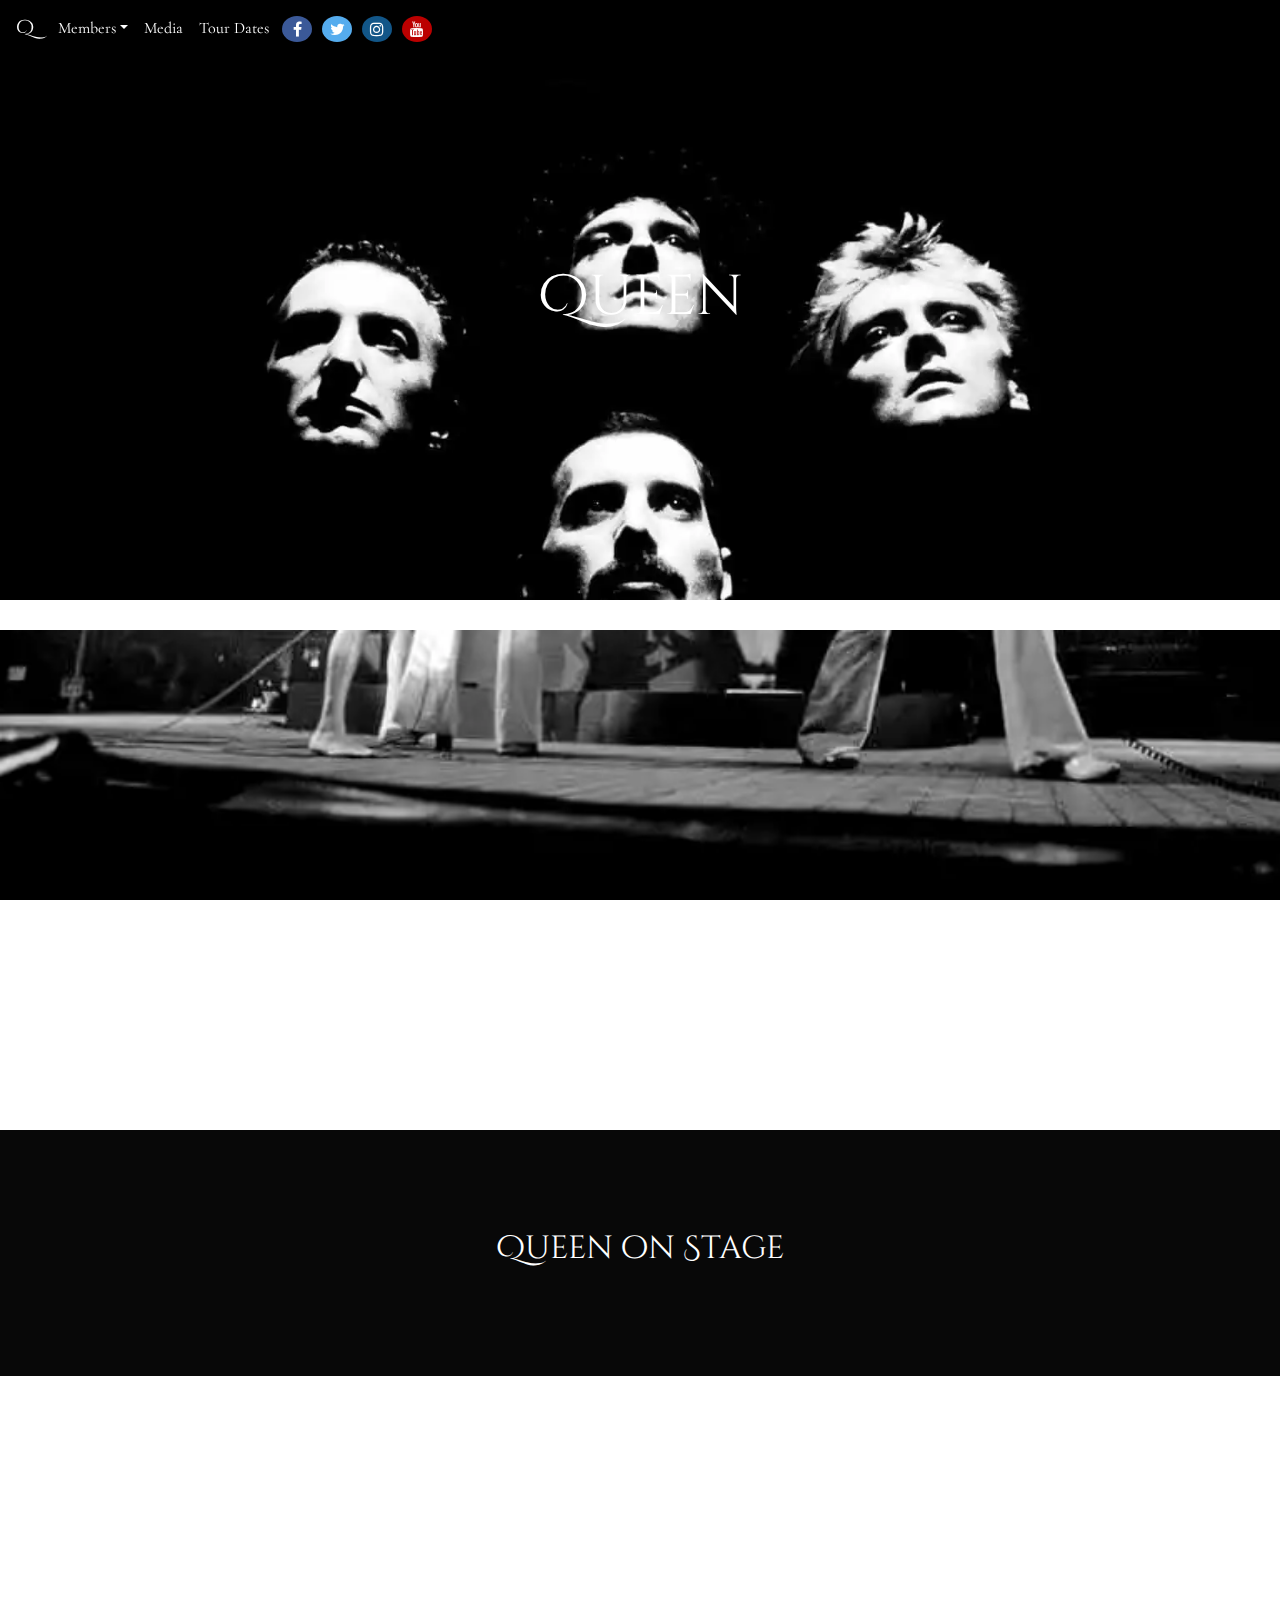
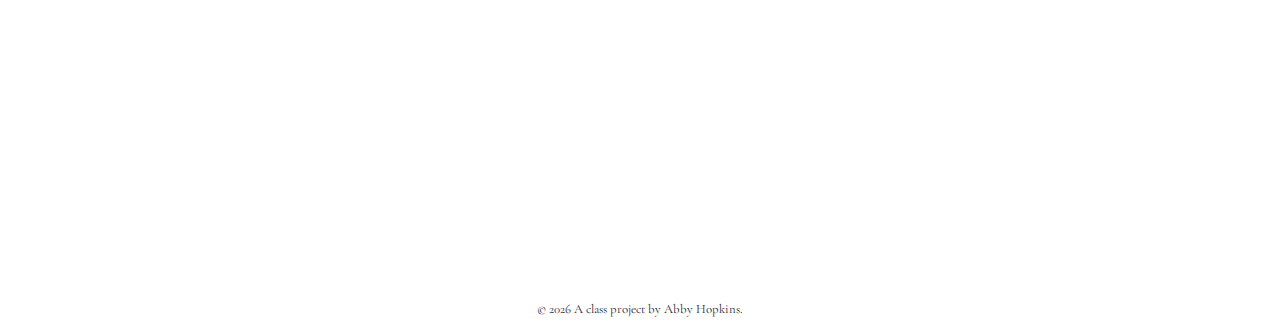
<file: docs/parallax.html>
<!doctype html>
<html lang="en">
<!-- A Intro to Coding for Journalists class project -->
<head>
  <title>Queen</title>
  <meta name="description" content="Default description">
  <meta charset="utf-8">
  <meta http-equiv="X-UA-Compatible" content="IE=edge" />
  <meta name="viewport" content="width=device-width, initial-scale=1, maximum-scale=1">
  <link rel="stylesheet" href="css/main.css">
  <link href="https://fonts.googleapis.com/css?family=Cinzel+Decorative|Cormorant+Garamond|Marcellus&display=swap" rel="stylesheet">
  <link rel="stylesheet" href="https://cdnjs.cloudflare.com/ajax/libs/font-awesome/4.7.0/css/font-awesome.min.css">
</head>
<body>
  <nav class="navbar navbar-dark navbar-expand-lg fixed-top">
  <a class="navbar-brand" href="index.html">Q</a>
  <button class="navbar-toggler custom-toggler" type="button" data-toggle="collapse" data-target="#navbarNavDropdown" aria-controls="navbarNavDropdown" aria-expanded="false" aria-label="Toggle navigation">
    <span class="navbar-toggler-icon"></span>
  </button>
  <div class="collapse navbar-collapse" id="navbarNavDropdown">
    <ul class="navbar-nav">
      <li class="nav-item dropdown">
        <a class="nav-link dropdown-toggle toggle-align" href="#" id="navbarDropdownMenuLink" role="button" data-toggle="dropdown" aria-haspopup="true" aria-expanded="false">Members</a>
        <div class="dropdown-menu item-align" aria-labelledby="navbarDropdownMenuLink">
          <a class="dropdown-item" href="brian-may.html">Brian May</a>
          <a class="dropdown-item" href="freddie-mercury.html">Freddie Mercury</a>
          <a class="dropdown-item" href="john-deacon.html">John Deacon</a>
          <a class="dropdown-item" href="roger-taylor.html">Roger Taylor</a>
        </div>
      </li>
      <li>
        <a class="nav-link toggle-align" href="media.html">Media</a>
      </li>
      <li>
        <a class="nav-link toggle-align" href="tour-dates.html">Tour Dates</a>
      </li>
      <li>
        <a href="https://www.facebook.com/Queen/" class="fa fa-facebook" target="_blank"></a>
      </li>
      <li>
        <a href="https://twitter.com/QueenWillRock?ref_src=twsrc%5Egoogle%7Ctwcamp%5Eserp%7Ctwgr%5Eauthor" class="fa fa-twitter" target="_blank"></a>
      </li>
      <li>
        <a href="https://www.instagram.com/officialqueenmusic/?hl=en" class="fa fa-instagram" target="_blank"></a>
      </li>
      <li>
        <a href="https://www.youtube.com/user/queenofficial/featured" class="fa fa-youtube" target="_blank"></a>
      </li>
    </ul>
  </div>
</nav>


  <div class="jumbotron banner text-center jumbotron-fluid">
  <div class="container">
    <h1 class="display-4">Queen</h1>
  </div>
</div>

  

<div class="bgimg1"></div>
<div class="picturebreak text-center">
  <h2>Queen on Stage</h2>
</div>
<div class="bgimg2"></div>



  <p id="legal" class="center-block text-center">
  <small>&copy; <span class="copyright-year"></span>
  A class project by Abby Hopkins.
</p>


  <script src="js/jquery.js"></script>
  <script src="js/popper.js"></script>
  <script src="js/bootstrap.js"></script>
  <script src="js/scripts.js"></script>
    <script> 
    $(document).ready(function(){       
            var scroll_pos = 0;
            $(document).scroll(function() { 
                scroll_pos = $(this).scrollTop();
                if(scroll_pos > 550) {
                    $("nav").css('background-color', 'white');
                    $("nav a").css('color', 'black');
                    $("nav .dropdown-menu").css('background-color', 'white');
                    $("nav .dropdown-menu").css('color', 'black');
                } else {
                    $("nav").css('background-color', 'black');
                    $("nav a").css('color', 'white');
                    $("nav .dropdown-menu").css('background-color', 'black');
                    $("nav .dropdown-menu").css('color', 'white');
                }
            });
        });
    function openInfo(evt, infoName) {
      // Declare all variables
      var i, tabcontent, tablinks;

      // Get all elements with class="tabcontent" and hide them
      tabcontent = document.getElementsByClassName("tabcontent");
      for (i = 0; i < tabcontent.length; i++) {
        tabcontent[i].style.display = "none";
      }

      // Get all elements with class="tablinks" and remove the class "active"
      tablinks = document.getElementsByClassName("tablinks");
      for (i = 0; i < tablinks.length; i++) {
        tablinks[i].className = tablinks[i].className.replace(" active", "");
      }

      // Show the current tab, and add an "active" class to the link that opened the tab
      document.getElementById(infoName).style.display = "block";
      evt.currentTarget.className += " active";
    }
  </script>
</body>
</html>
</file>
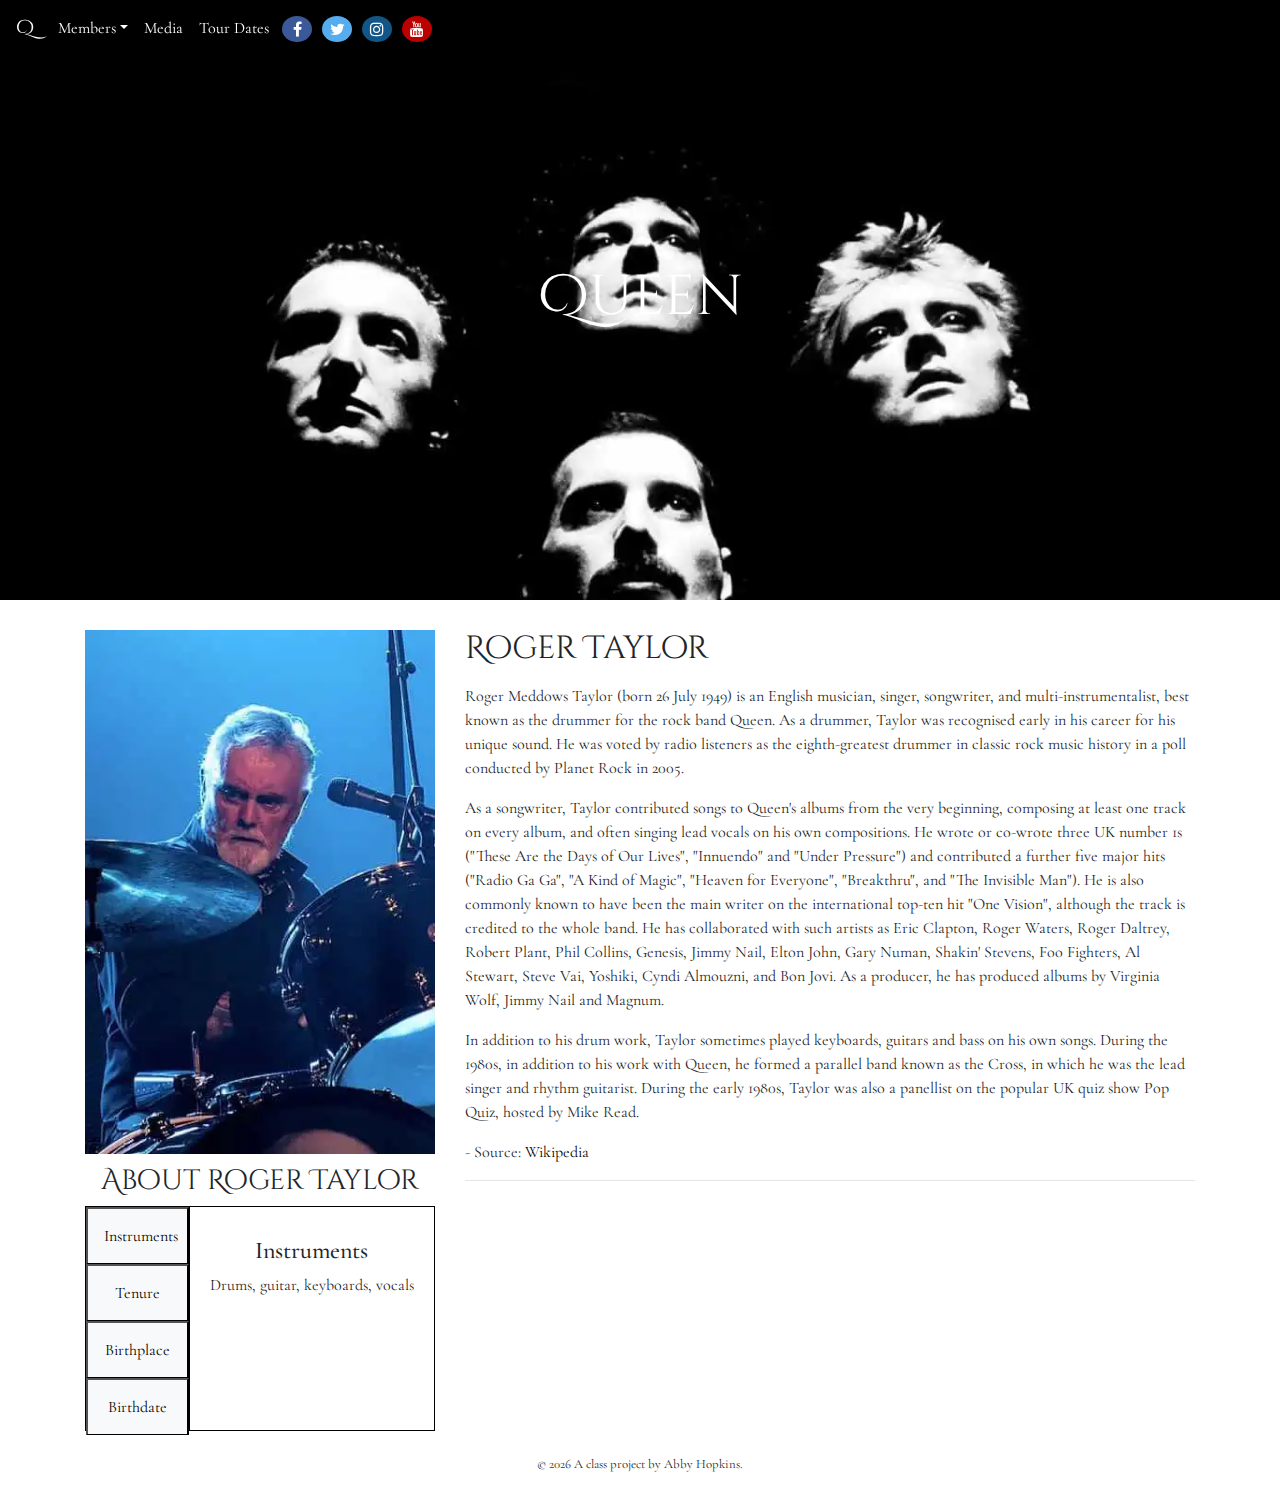
<file: docs/roger-taylor.html>
<!doctype html>
<html lang="en">
<!-- A Intro to Coding for Journalists class project -->
<head>
  <title>Roger Taylor</title>
  <meta name="description" content="Default description">
  <meta charset="utf-8">
  <meta http-equiv="X-UA-Compatible" content="IE=edge" />
  <meta name="viewport" content="width=device-width, initial-scale=1, maximum-scale=1">
  <link rel="stylesheet" href="css/main.css">
  <link href="https://fonts.googleapis.com/css?family=Cinzel+Decorative|Cormorant+Garamond|Marcellus&display=swap" rel="stylesheet">
  <link rel="stylesheet" href="https://cdnjs.cloudflare.com/ajax/libs/font-awesome/4.7.0/css/font-awesome.min.css">
</head>
<body>
  <nav class="navbar navbar-dark navbar-expand-lg fixed-top">
  <a class="navbar-brand" href="index.html">Q</a>
  <button class="navbar-toggler custom-toggler" type="button" data-toggle="collapse" data-target="#navbarNavDropdown" aria-controls="navbarNavDropdown" aria-expanded="false" aria-label="Toggle navigation">
    <span class="navbar-toggler-icon"></span>
  </button>
  <div class="collapse navbar-collapse" id="navbarNavDropdown">
    <ul class="navbar-nav">
      <li class="nav-item dropdown">
        <a class="nav-link dropdown-toggle toggle-align" href="#" id="navbarDropdownMenuLink" role="button" data-toggle="dropdown" aria-haspopup="true" aria-expanded="false">Members</a>
        <div class="dropdown-menu item-align" aria-labelledby="navbarDropdownMenuLink">
          <a class="dropdown-item" href="brian-may.html">Brian May</a>
          <a class="dropdown-item" href="freddie-mercury.html">Freddie Mercury</a>
          <a class="dropdown-item" href="john-deacon.html">John Deacon</a>
          <a class="dropdown-item" href="roger-taylor.html">Roger Taylor</a>
        </div>
      </li>
      <li>
        <a class="nav-link toggle-align" href="media.html">Media</a>
      </li>
      <li>
        <a class="nav-link toggle-align" href="tour-dates.html">Tour Dates</a>
      </li>
      <li>
        <a href="https://www.facebook.com/Queen/" class="fa fa-facebook" target="_blank"></a>
      </li>
      <li>
        <a href="https://twitter.com/QueenWillRock?ref_src=twsrc%5Egoogle%7Ctwcamp%5Eserp%7Ctwgr%5Eauthor" class="fa fa-twitter" target="_blank"></a>
      </li>
      <li>
        <a href="https://www.instagram.com/officialqueenmusic/?hl=en" class="fa fa-instagram" target="_blank"></a>
      </li>
      <li>
        <a href="https://www.youtube.com/user/queenofficial/featured" class="fa fa-youtube" target="_blank"></a>
      </li>
    </ul>
  </div>
</nav>


  <div class="jumbotron banner text-center jumbotron-fluid">
  <div class="container">
    <h1 class="display-4">Queen</h1>
  </div>
</div>

  
<article class="container">
  <div class="row">
    <div class="col-sm-6 col-md-4 left-content">
      <img src="img/members/roger-taylor-color.jpg" alt="band member" class="img-fluid band-member">
      
      <div class="members-info text-center">
        <h3 class="members-name">About Roger Taylor</h3>
        <div class="tab">
          <button class="tablinks" onclick="openInfo(event, 'Instruments')">Instruments</button>
          <button class="tablinks" onclick="openInfo(event, 'Tenure')">Tenure</button>
          <button class="tablinks" onclick="openInfo(event, 'Birthplace')">Birthplace</button>
          <button class="tablinks" onclick="openInfo(event, 'Birthdate')">Birthdate</button>
        </div>
  
        <div id="Instruments" class="tabcontent">
          <h4>Instruments</h4>
          <p>Drums, guitar, keyboards, vocals</p>
        </div>
  
         <div id="Tenure" class="tabcontent" style="display:none">
          <h4>Tenure</h4>
          <p>(1970–present)</p>
        </div>
  
        <div id="Birthplace" class="tabcontent" style="display:none">
          <h4>Birthplace</h4>
          <p>King&#39;s Lynn, England</p>
        </div>
  
         <div id="Birthdate" class="tabcontent" style="display:none">
          <h4>Birthdate</h4>
          <p>7/26/1949</p>
        </div>
      </div>
    </div>
    <div class="col-sm-6 col-md-8">
      <h2>Roger Taylor</h2>
      <p class="members-text"><p>Roger Meddows Taylor (born 26 July 1949) is an English musician, singer, songwriter, and multi-instrumentalist, best known as the drummer for the rock band Queen. As a drummer, Taylor was recognised early in his career for his unique sound. He was voted by radio listeners as the eighth-greatest drummer in classic rock music history in a poll conducted by Planet Rock in 2005.</p>
<p>As a songwriter, Taylor contributed songs to Queen's albums from the very beginning, composing at least one track on every album, and often singing lead vocals on his own compositions. He wrote or co-wrote three UK number 1s ("These Are the Days of Our Lives", "Innuendo" and "Under Pressure") and contributed a further five major hits ("Radio Ga Ga", "A Kind of Magic", "Heaven for Everyone", "Breakthru", and "The Invisible Man"). He is also commonly known to have been the main writer on the international top-ten hit "One Vision", although the track is credited to the whole band. He has collaborated with such artists as Eric Clapton, Roger Waters, Roger Daltrey, Robert Plant, Phil Collins, Genesis, Jimmy Nail, Elton John, Gary Numan, Shakin' Stevens, Foo Fighters, Al Stewart, Steve Vai, Yoshiki, Cyndi Almouzni, and Bon Jovi. As a producer, he has produced albums by Virginia Wolf, Jimmy Nail and Magnum.</p>
<p>In addition to his drum work, Taylor sometimes played keyboards, guitars and bass on his own songs. During the 1980s, in addition to his work with Queen, he formed a parallel band known as the Cross, in which he was the lead singer and rhythm guitarist. During the early 1980s, Taylor was also a panellist on the popular UK quiz show Pop Quiz, hosted by Mike Read.</p>
<p>- Source: <a href="https://en.wikipedia.org/wiki/Roger_Taylor_(Queen_drummer)">Wikipedia</a></p></p>
      <hr>
    </div>
  </div>
</article>


  <p id="legal" class="center-block text-center">
  <small>&copy; <span class="copyright-year"></span>
  A class project by Abby Hopkins.
</p>


  <script src="js/jquery.js"></script>
  <script src="js/popper.js"></script>
  <script src="js/bootstrap.js"></script>
  <script src="js/scripts.js"></script>
    <script> 
    $(document).ready(function(){       
            var scroll_pos = 0;
            $(document).scroll(function() { 
                scroll_pos = $(this).scrollTop();
                if(scroll_pos > 550) {
                    $("nav").css('background-color', 'white');
                    $("nav a").css('color', 'black');
                    $("nav .dropdown-menu").css('background-color', 'white');
                    $("nav .dropdown-menu").css('color', 'black');
                } else {
                    $("nav").css('background-color', 'black');
                    $("nav a").css('color', 'white');
                    $("nav .dropdown-menu").css('background-color', 'black');
                    $("nav .dropdown-menu").css('color', 'white');
                }
            });
        });
    function openInfo(evt, infoName) {
      // Declare all variables
      var i, tabcontent, tablinks;

      // Get all elements with class="tabcontent" and hide them
      tabcontent = document.getElementsByClassName("tabcontent");
      for (i = 0; i < tabcontent.length; i++) {
        tabcontent[i].style.display = "none";
      }

      // Get all elements with class="tablinks" and remove the class "active"
      tablinks = document.getElementsByClassName("tablinks");
      for (i = 0; i < tablinks.length; i++) {
        tablinks[i].className = tablinks[i].className.replace(" active", "");
      }

      // Show the current tab, and add an "active" class to the link that opened the tab
      document.getElementById(infoName).style.display = "block";
      evt.currentTarget.className += " active";
    }
  </script>
</body>
</html>
</file>
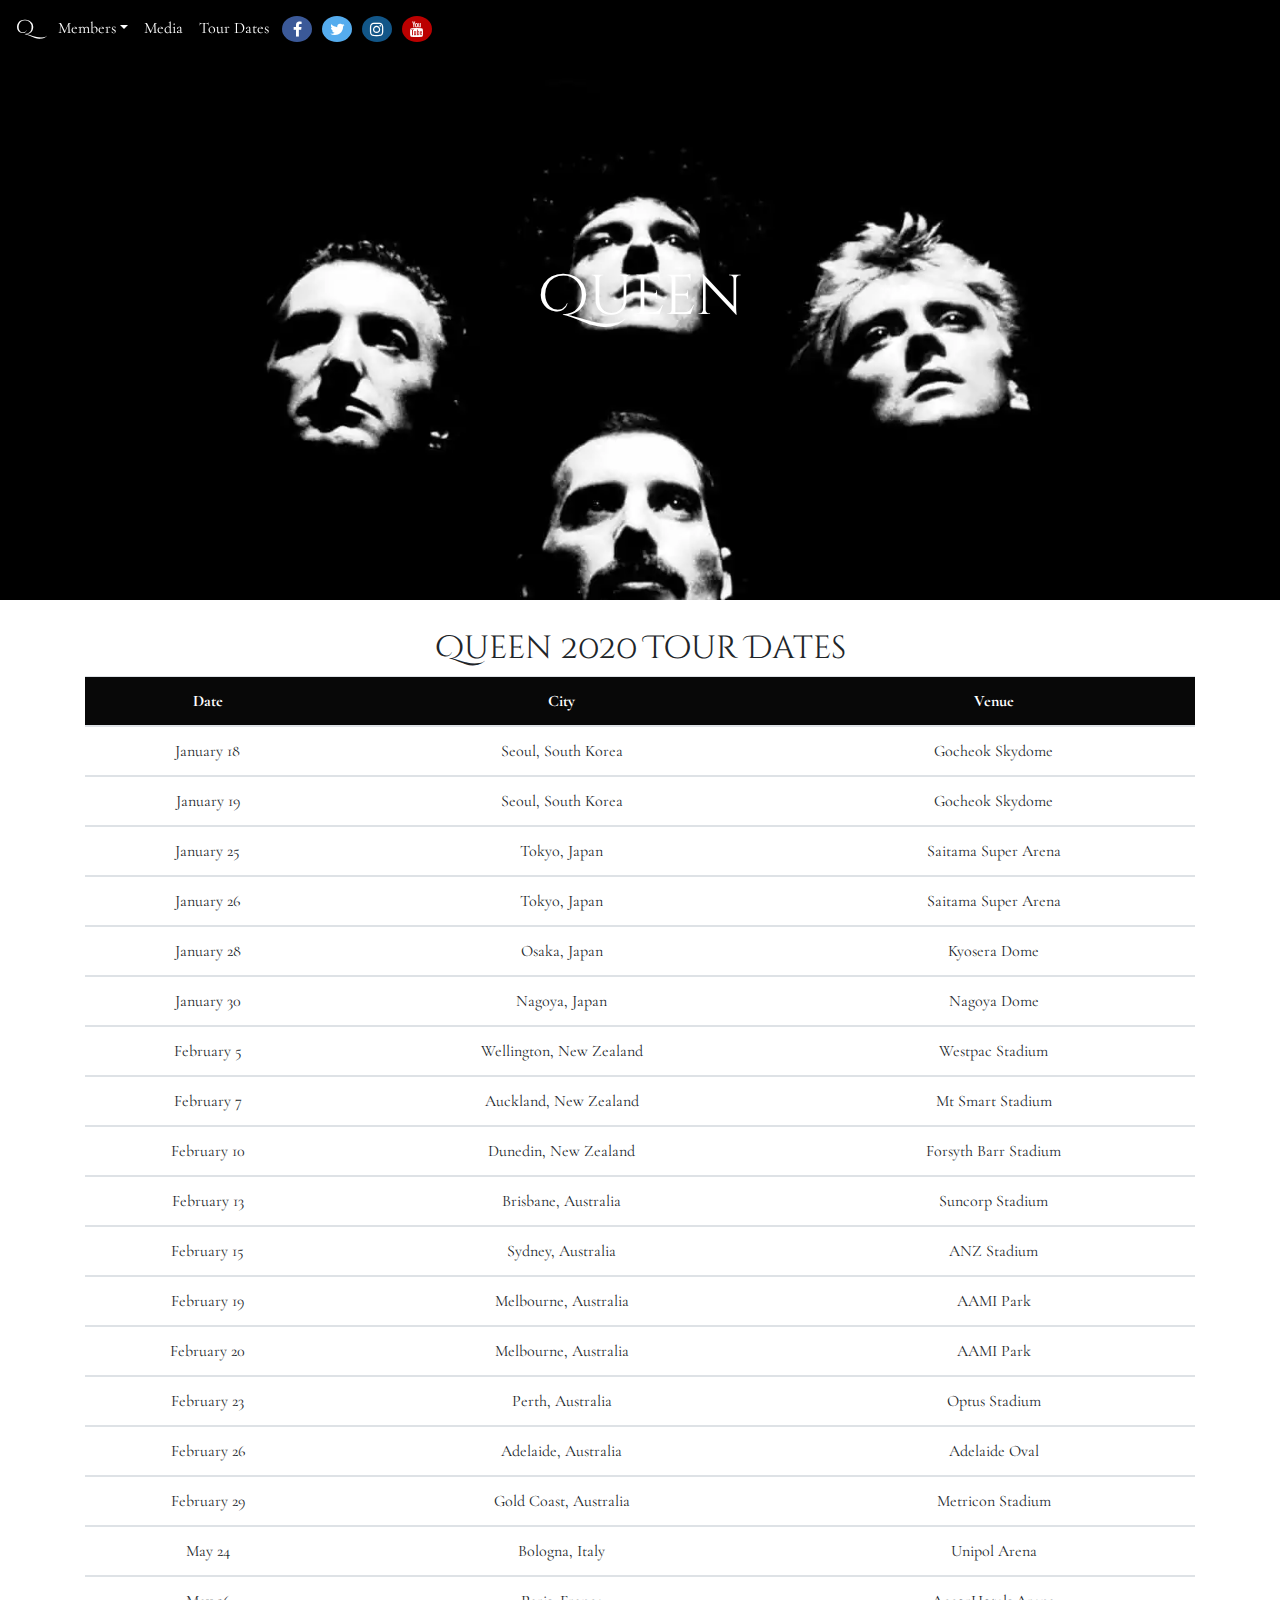
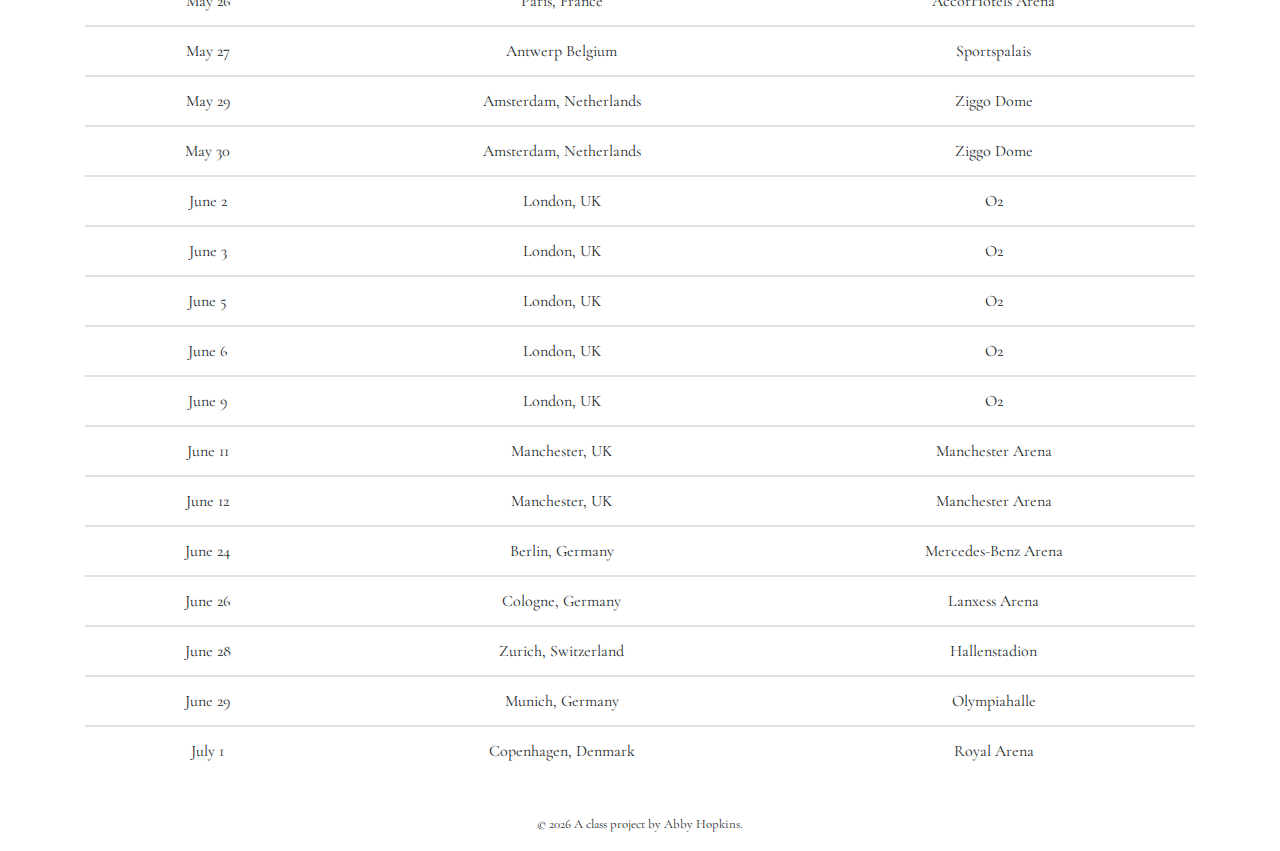
<file: docs/tour-dates.html>
<!doctype html>
<html lang="en">
<!-- A Intro to Coding for Journalists class project -->
<head>
  <title>Tour Dates</title>
  <meta name="description" content="Default description">
  <meta charset="utf-8">
  <meta http-equiv="X-UA-Compatible" content="IE=edge" />
  <meta name="viewport" content="width=device-width, initial-scale=1, maximum-scale=1">
  <link rel="stylesheet" href="css/main.css">
  <link href="https://fonts.googleapis.com/css?family=Cinzel+Decorative|Cormorant+Garamond|Marcellus&display=swap" rel="stylesheet">
  <link rel="stylesheet" href="https://cdnjs.cloudflare.com/ajax/libs/font-awesome/4.7.0/css/font-awesome.min.css">
</head>
<body>
  <nav class="navbar navbar-dark navbar-expand-lg fixed-top">
  <a class="navbar-brand" href="index.html">Q</a>
  <button class="navbar-toggler custom-toggler" type="button" data-toggle="collapse" data-target="#navbarNavDropdown" aria-controls="navbarNavDropdown" aria-expanded="false" aria-label="Toggle navigation">
    <span class="navbar-toggler-icon"></span>
  </button>
  <div class="collapse navbar-collapse" id="navbarNavDropdown">
    <ul class="navbar-nav">
      <li class="nav-item dropdown">
        <a class="nav-link dropdown-toggle toggle-align" href="#" id="navbarDropdownMenuLink" role="button" data-toggle="dropdown" aria-haspopup="true" aria-expanded="false">Members</a>
        <div class="dropdown-menu item-align" aria-labelledby="navbarDropdownMenuLink">
          <a class="dropdown-item" href="brian-may.html">Brian May</a>
          <a class="dropdown-item" href="freddie-mercury.html">Freddie Mercury</a>
          <a class="dropdown-item" href="john-deacon.html">John Deacon</a>
          <a class="dropdown-item" href="roger-taylor.html">Roger Taylor</a>
        </div>
      </li>
      <li>
        <a class="nav-link toggle-align" href="media.html">Media</a>
      </li>
      <li>
        <a class="nav-link toggle-align" href="tour-dates.html">Tour Dates</a>
      </li>
      <li>
        <a href="https://www.facebook.com/Queen/" class="fa fa-facebook" target="_blank"></a>
      </li>
      <li>
        <a href="https://twitter.com/QueenWillRock?ref_src=twsrc%5Egoogle%7Ctwcamp%5Eserp%7Ctwgr%5Eauthor" class="fa fa-twitter" target="_blank"></a>
      </li>
      <li>
        <a href="https://www.instagram.com/officialqueenmusic/?hl=en" class="fa fa-instagram" target="_blank"></a>
      </li>
      <li>
        <a href="https://www.youtube.com/user/queenofficial/featured" class="fa fa-youtube" target="_blank"></a>
      </li>
    </ul>
  </div>
</nav>


  <div class="jumbotron banner text-center jumbotron-fluid">
  <div class="container">
    <h1 class="display-4">Queen</h1>
  </div>
</div>

  

<div class="container">
  <h2 class="text-center">Queen 2020 Tour Dates</h2>
  <div class="table-responsive text-nowrap">
    <table class="table table-condensed">
      <thead>
        <tr>
          <th>Date</th>
          <th>City</th>
          <th>Venue</th>
        </tr>
      </thead>
      
      <tbody>
        <tr>
          <td>January 18</td>
          <td>Seoul, South Korea</td>
          <td>Gocheok Skydome</td>
        </tr>
      </tbody>
      
      <tbody>
        <tr>
          <td>January 19</td>
          <td>Seoul, South Korea</td>
          <td>Gocheok Skydome</td>
        </tr>
      </tbody>
      
      <tbody>
        <tr>
          <td>January 25</td>
          <td>Tokyo, Japan</td>
          <td>Saitama Super Arena</td>
        </tr>
      </tbody>
      
      <tbody>
        <tr>
          <td>January 26</td>
          <td>Tokyo, Japan</td>
          <td>Saitama Super Arena</td>
        </tr>
      </tbody>
      
      <tbody>
        <tr>
          <td>January 28</td>
          <td>Osaka, Japan</td>
          <td>Kyosera Dome</td>
        </tr>
      </tbody>
      
      <tbody>
        <tr>
          <td>January 30</td>
          <td>Nagoya, Japan</td>
          <td>Nagoya Dome</td>
        </tr>
      </tbody>
      
      <tbody>
        <tr>
          <td>February 5</td>
          <td>Wellington, New Zealand</td>
          <td>Westpac Stadium</td>
        </tr>
      </tbody>
      
      <tbody>
        <tr>
          <td>February 7</td>
          <td>Auckland, New Zealand</td>
          <td>Mt Smart Stadium</td>
        </tr>
      </tbody>
      
      <tbody>
        <tr>
          <td>February 10</td>
          <td>Dunedin, New Zealand</td>
          <td>Forsyth Barr Stadium</td>
        </tr>
      </tbody>
      
      <tbody>
        <tr>
          <td>February 13</td>
          <td>Brisbane, Australia</td>
          <td>Suncorp Stadium</td>
        </tr>
      </tbody>
      
      <tbody>
        <tr>
          <td>February 15</td>
          <td>Sydney, Australia</td>
          <td>ANZ Stadium</td>
        </tr>
      </tbody>
      
      <tbody>
        <tr>
          <td>February 19</td>
          <td>Melbourne, Australia</td>
          <td>AAMI Park</td>
        </tr>
      </tbody>
      
      <tbody>
        <tr>
          <td>February 20</td>
          <td>Melbourne, Australia</td>
          <td>AAMI Park</td>
        </tr>
      </tbody>
      
      <tbody>
        <tr>
          <td>February 23</td>
          <td>Perth, Australia</td>
          <td>Optus Stadium</td>
        </tr>
      </tbody>
      
      <tbody>
        <tr>
          <td>February 26</td>
          <td>Adelaide, Australia</td>
          <td>Adelaide Oval</td>
        </tr>
      </tbody>
      
      <tbody>
        <tr>
          <td>February 29</td>
          <td>Gold Coast, Australia</td>
          <td>Metricon Stadium</td>
        </tr>
      </tbody>
      
      <tbody>
        <tr>
          <td>May 24</td>
          <td>Bologna, Italy</td>
          <td>Unipol Arena</td>
        </tr>
      </tbody>
      
      <tbody>
        <tr>
          <td>May 26</td>
          <td>Paris, France</td>
          <td>AccorHotels Arena</td>
        </tr>
      </tbody>
      
      <tbody>
        <tr>
          <td>May 27</td>
          <td>Antwerp Belgium</td>
          <td>Sportspalais</td>
        </tr>
      </tbody>
      
      <tbody>
        <tr>
          <td>May 29</td>
          <td>Amsterdam, Netherlands</td>
          <td>Ziggo Dome</td>
        </tr>
      </tbody>
      
      <tbody>
        <tr>
          <td>May 30</td>
          <td>Amsterdam, Netherlands</td>
          <td>Ziggo Dome</td>
        </tr>
      </tbody>
      
      <tbody>
        <tr>
          <td>June 2</td>
          <td>London, UK</td>
          <td>O2</td>
        </tr>
      </tbody>
      
      <tbody>
        <tr>
          <td>June 3</td>
          <td>London, UK</td>
          <td>O2</td>
        </tr>
      </tbody>
      
      <tbody>
        <tr>
          <td>June 5</td>
          <td>London, UK</td>
          <td>O2</td>
        </tr>
      </tbody>
      
      <tbody>
        <tr>
          <td>June 6</td>
          <td>London, UK</td>
          <td>O2</td>
        </tr>
      </tbody>
      
      <tbody>
        <tr>
          <td>June 9</td>
          <td>London, UK</td>
          <td>O2</td>
        </tr>
      </tbody>
      
      <tbody>
        <tr>
          <td>June 11</td>
          <td>Manchester, UK</td>
          <td>Manchester Arena</td>
        </tr>
      </tbody>
      
      <tbody>
        <tr>
          <td>June 12</td>
          <td>Manchester, UK</td>
          <td>Manchester Arena</td>
        </tr>
      </tbody>
      
      <tbody>
        <tr>
          <td>June 24</td>
          <td>Berlin, Germany</td>
          <td>Mercedes-Benz Arena</td>
        </tr>
      </tbody>
      
      <tbody>
        <tr>
          <td>June 26</td>
          <td>Cologne, Germany</td>
          <td>Lanxess Arena</td>
        </tr>
      </tbody>
      
      <tbody>
        <tr>
          <td>June 28</td>
          <td>Zurich, Switzerland</td>
          <td>Hallenstadion</td>
        </tr>
      </tbody>
      
      <tbody>
        <tr>
          <td>June 29</td>
          <td>Munich, Germany</td>
          <td>Olympiahalle</td>
        </tr>
      </tbody>
      
      <tbody>
        <tr>
          <td>July 1</td>
          <td>Copenhagen, Denmark</td>
          <td>Royal Arena</td>
        </tr>
      </tbody>
      
    </table>
  </div>



  <p id="legal" class="center-block text-center">
  <small>&copy; <span class="copyright-year"></span>
  A class project by Abby Hopkins.
</p>


  <script src="js/jquery.js"></script>
  <script src="js/popper.js"></script>
  <script src="js/bootstrap.js"></script>
  <script src="js/scripts.js"></script>
    <script> 
    $(document).ready(function(){       
            var scroll_pos = 0;
            $(document).scroll(function() { 
                scroll_pos = $(this).scrollTop();
                if(scroll_pos > 550) {
                    $("nav").css('background-color', 'white');
                    $("nav a").css('color', 'black');
                    $("nav .dropdown-menu").css('background-color', 'white');
                    $("nav .dropdown-menu").css('color', 'black');
                } else {
                    $("nav").css('background-color', 'black');
                    $("nav a").css('color', 'white');
                    $("nav .dropdown-menu").css('background-color', 'black');
                    $("nav .dropdown-menu").css('color', 'white');
                }
            });
        });
    function openInfo(evt, infoName) {
      // Declare all variables
      var i, tabcontent, tablinks;

      // Get all elements with class="tabcontent" and hide them
      tabcontent = document.getElementsByClassName("tabcontent");
      for (i = 0; i < tabcontent.length; i++) {
        tabcontent[i].style.display = "none";
      }

      // Get all elements with class="tablinks" and remove the class "active"
      tablinks = document.getElementsByClassName("tablinks");
      for (i = 0; i < tablinks.length; i++) {
        tablinks[i].className = tablinks[i].className.replace(" active", "");
      }

      // Show the current tab, and add an "active" class to the link that opened the tab
      document.getElementById(infoName).style.display = "block";
      evt.currentTarget.className += " active";
    }
  </script>
</body>
</html>
</file>
